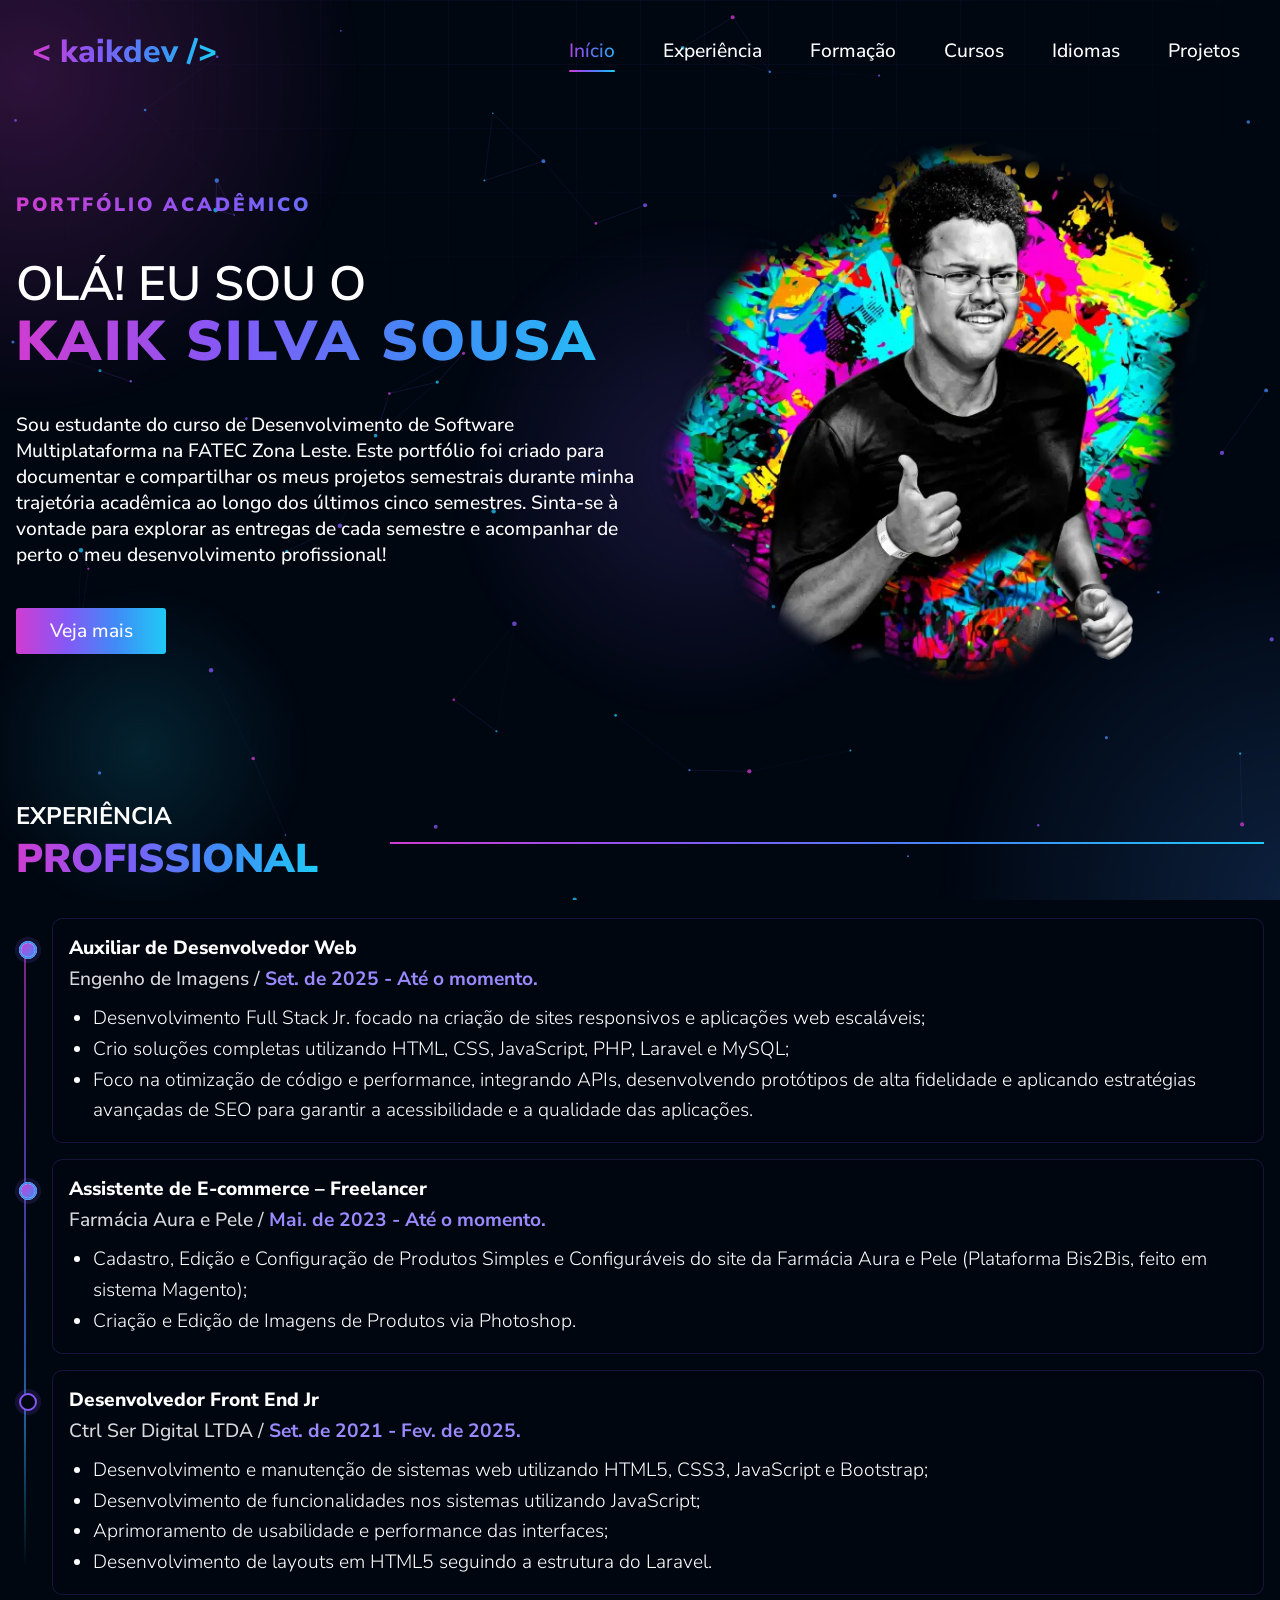
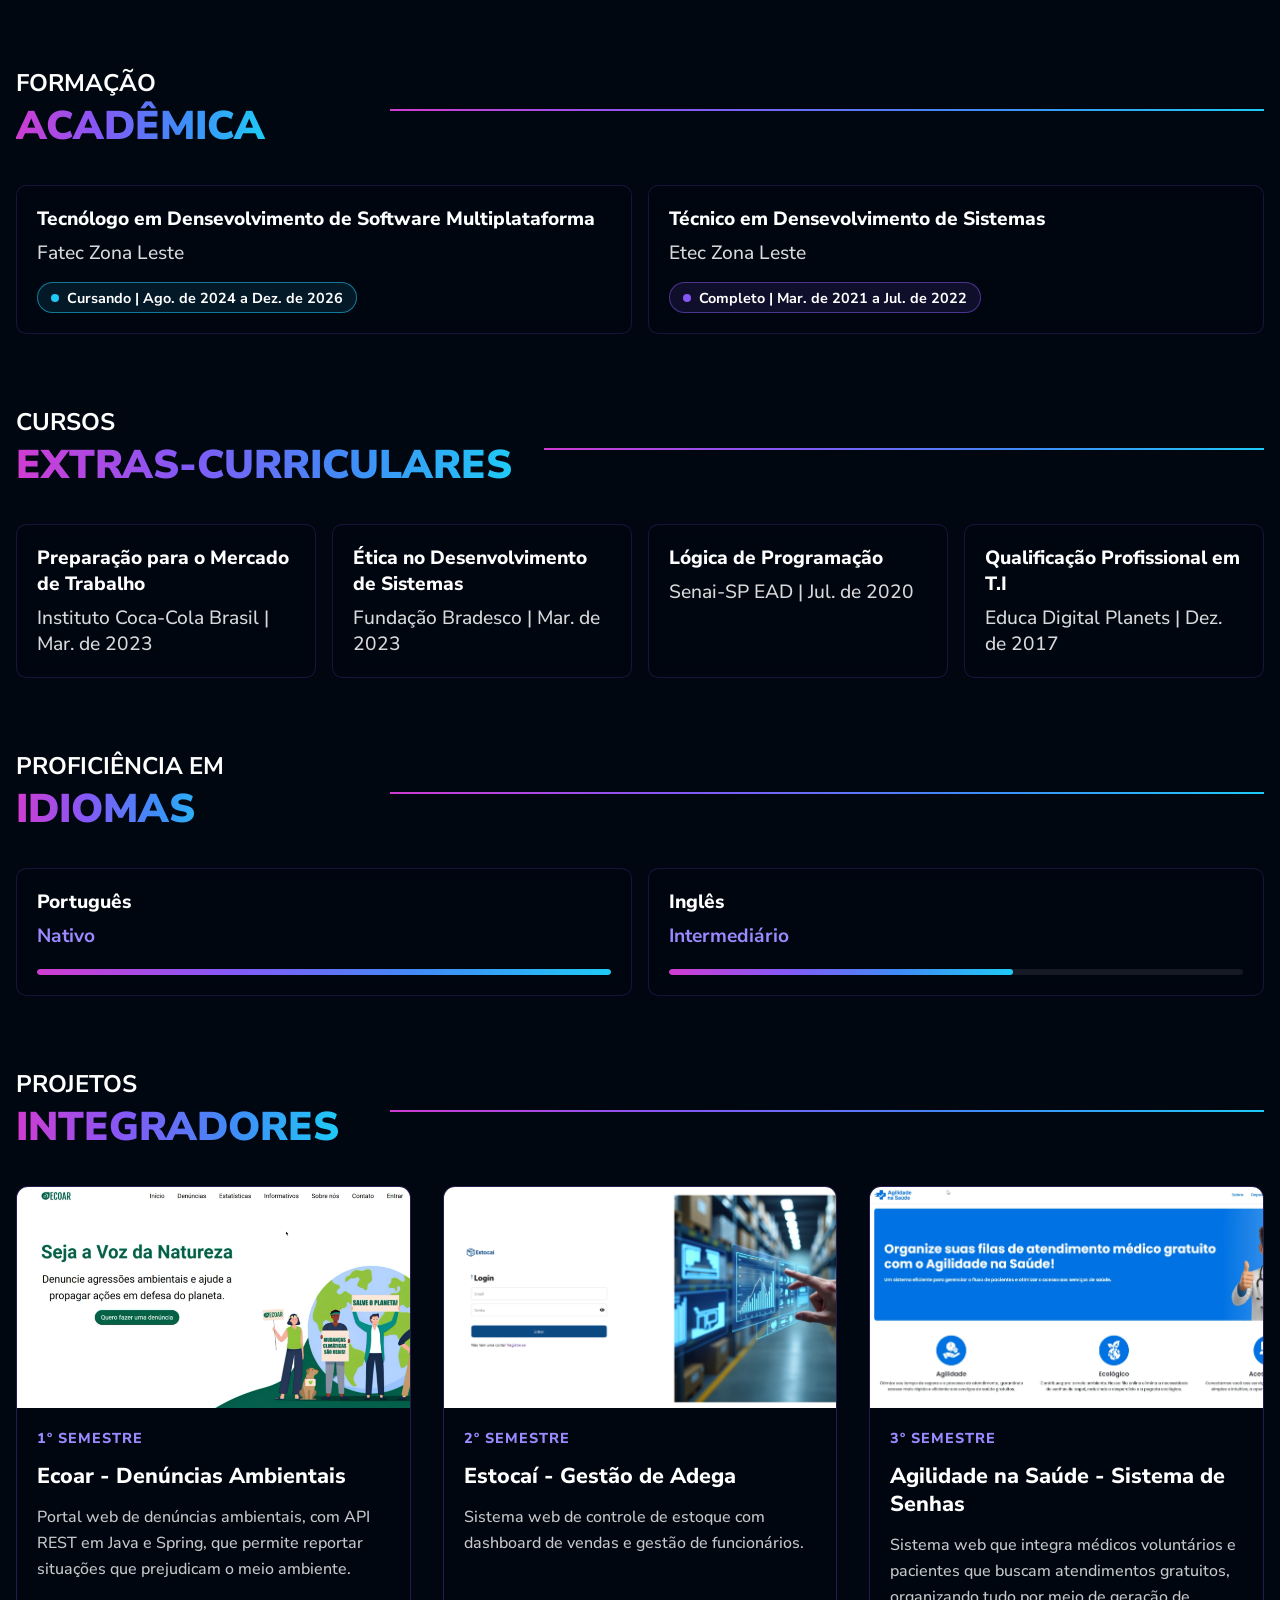
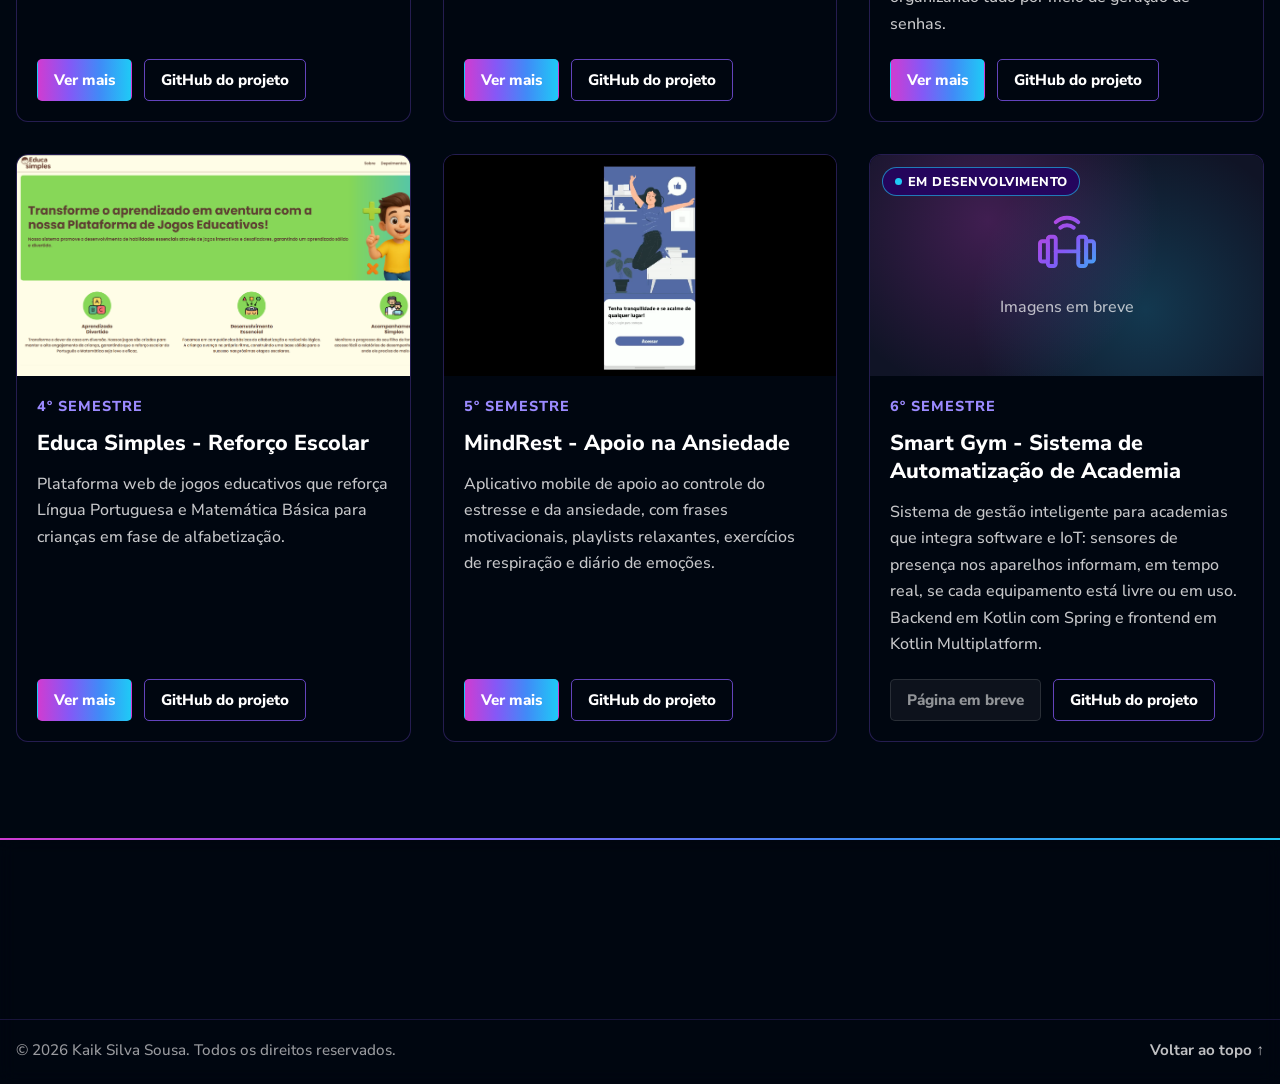
<file: index.html>
<!DOCTYPE html>
<html lang="pt-BR">
<head>
    <meta charset="UTF-8">
    <meta name="viewport" content="width=device-width, initial-scale=1.0">
    <title>Kaik Silva Sousa - Portfólio Fatec</title>
    <meta name="description" content="Portfólio acadêmico de Kaik Silva Sousa, estudante de Desenvolvimento de Software Multiplataforma na FATEC Zona Leste.">

    <link rel="preconnect" href="https://fonts.googleapis.com">
    <link rel="preconnect" href="https://fonts.gstatic.com" crossorigin>
    <link href="https://fonts.googleapis.com/css2?family=Nunito+Sans:ital,opsz,wght@0,6..12,200..1000;1,6..12,200..1000&display=swap" rel="stylesheet">

    <link rel="stylesheet" href="css/style.css">
    <link rel="stylesheet" href="css/animacoes.css">
</head>
<body>
    <header id="header" class="content">
        <a id="logo" href="#" class="texto-gradiente">
            &lt; kaikdev /&gt;
        </a>

        <nav id="nav">
            <button aria-label="Abrir Menu" id="btn-mobile" aria-haspopup="true" aria-controls="menu"
                aria-expanded="false">
                <span id="hamburger"></span>
            </button>

            <ul id="menu" role="menu">
                <li>
                    <a href="#inicio">Início</a>
                </li>
                
                <li>
                    <a href="#experiencia">Experiência</a>
                </li>

                <li>
                    <a href="#formacao">Formação</a>
                </li>
                
                <li>
                    <a href="#cursos">Cursos</a>
                </li>

                <li>
                    <a href="#idiomas">Idiomas</a>
                </li>

                <li>
                    <a href="#projetos">Projetos</a>
                </li>
            </ul>
        </nav>
    </header>

    <main id="inicio">
        <div class="content">
            <div class="left">
                <span class="texto-gradiente color entrada">
                    PORTFÓLIO ACADÊMICO
                </span>

                <h1 class="entrada" style="--atraso: 120ms">
                    Olá! eu sou o
                    <span class="texto-gradiente">KAIK SILVA SOUSA</span>   
                </h1>

                <p class="descricao entrada" style="--atraso: 240ms">
                    Sou estudante do curso de Desenvolvimento de Software Multiplataforma na FATEC Zona Leste.
                    Este portfólio foi criado para documentar e compartilhar os meus projetos semestrais durante minha trajetória acadêmica ao longo dos últimos cinco semestres.
                    Sinta-se à vontade para explorar as entregas de cada semestre e acompanhar de perto o meu desenvolvimento profissional!
                </p>

                <a href="#experiencia" class="cta entrada" style="--atraso: 360ms">
                    Veja mais
                </a>
            </div>

            <div class="area-img entrada" style="--atraso: 200ms">
                <img src="img/imagem-kaik.webp" alt="Imagem Kaik">
            </div>
        </div>
    </main>

    <section class="experiencia" id="experiencia">
        <div class="content">
            <div class="titulo">
                <h2>
                    Experiência
                    <span class="texto-gradiente">Profissional</span>
                </h2>
            </div>

            <div class="itens timeline">
                <div class="item atual">
                    <p class="cargo">
                        Auxiliar de Desenvolvedor Web
                    </p>

                    <p class="empresa">
                        Engenho de Imagens /

                        <span class="data">
                            Set. de 2025 - Até o momento.
                        </span>
                    </p>

                    <ul>
                        <li>
                            Desenvolvimento Full Stack Jr. focado na criação de sites responsivos e aplicações web escaláveis;
                        </li>

                        <li>
                            Crio soluções completas utilizando HTML, CSS, JavaScript, PHP, Laravel e MySQL;
                        </li>

                        <li>
                            Foco na otimização de código e performance, integrando APIs, desenvolvendo protótipos de alta fidelidade e aplicando estratégias avançadas de SEO para garantir a acessibilidade e a qualidade das aplicações.
                        </li>
                    </ul>
                </div>

                <div class="item atual">
                    <p class="cargo">
                        Assistente de E-commerce – Freelancer
                    </p>

                    <p class="empresa">
                        Farmácia Aura e Pele /

                        <span class="data">
                            Mai. de 2023 - Até o momento.
                        </span>
                    </p>

                    <ul>
                        <li>
                            Cadastro, Edição e Configuração de Produtos Simples e Configuráveis do site da Farmácia Aura e Pele (Plataforma Bis2Bis, feito em sistema Magento);
                        </li>

                        <li>
                            Criação e Edição de Imagens de Produtos via Photoshop.
                        </li>
                    </ul>
                </div>

                <div class="item">
                    <p class="cargo">
                        Desenvolvedor Front End Jr
                    </p>

                    <p class="empresa">
                        Ctrl Ser Digital LTDA /

                        <span class="data">
                            Set. de 2021 - Fev. de 2025.
                        </span>
                    </p>

                    <ul>
                        <li>
                            Desenvolvimento e manutenção de sistemas web utilizando HTML5, CSS3, JavaScript e Bootstrap;
                        </li>

                        <li>
                            Desenvolvimento de funcionalidades nos sistemas utilizando JavaScript;
                        </li>

                        <li>
                            Aprimoramento de usabilidade e performance das interfaces;
                        </li>

                        <li>
                            Desenvolvimento de layouts em HTML5 seguindo a estrutura do Laravel.
                        </li>
                    </ul>
                </div>
            </div>
        </div>
    </section>

    <section class="experiencia" id="formacao">
        <div class="content">
            <div class="titulo">
                <h2>
                    Formação
                    <span class="texto-gradiente">Acadêmica</span>
                </h2>
            </div>

            <div class="itens grade grade-2">
                <div class="item">
                    <p class="cargo">
                        Tecnólogo em Densevolvimento de Software Multiplataforma
                    </p>

                    <p class="empresa">
                        Fatec Zona Leste
                    </p>

                    <p class="situacao cursando">
                        Cursando | Ago. de 2024 a Dez. de 2026
                    </p>
                </div>

                <div class="item">
                    <p class="cargo">
                        Técnico em Densevolvimento de Sistemas
                    </p>

                    <p class="empresa">
                        Etec Zona Leste
                    </p>

                    <p class="situacao completo">
                        Completo | Mar. de 2021 a Jul. de 2022
                    </p>
                </div>
            </div>
        </div>
    </section>

    <section class="experiencia" id="cursos">
        <div class="content">
            <div class="titulo">
                <h2>
                    Cursos
                    <span class="texto-gradiente">Extras-Curriculares</span>
                </h2>
            </div>

            <div class="itens grade grade-4">
                <div class="item">
                    <p class="cargo">
                        Preparação para o Mercado de Trabalho
                    </p>

                    <p class="empresa">
                        Instituto Coca-Cola Brasil | Mar. de 2023
                    </p>
                </div>

                <div class="item">
                    <p class="cargo">
                        Ética no Desenvolvimento de Sistemas
                    </p>

                    <p class="empresa">
                        Fundação Bradesco | Mar. de 2023 
                    </p>
                </div>

                <div class="item">
                    <p class="cargo">
                        Lógica de Programação 
                    </p>

                    <p class="empresa">
                        Senai-SP EAD | Jul. de 2020 
                    </p>
                </div>

                <div class="item">
                    <p class="cargo">
                        Qualificação Profissional em T.I
                    </p>

                    <p class="empresa">
                        Educa Digital Planets | Dez. de 2017  
                    </p>
                </div>
            </div>
        </div>
    </section>
    
    <section class="experiencia idiomas" id="idiomas">
        <div class="content">
            <div class="titulo">
                <h2>
                    Proficiência em
                    <span class="texto-gradiente">Idiomas</span>
                </h2>
            </div>

            <div class="itens grade grade-2">
                <div class="item">
                    <p class="cargo">
                        Português
                    </p>

                    <p class="empresa">
                        Nativo
                    </p>

                    <div class="nivel" style="--nivel: 100%" aria-hidden="true"><span></span></div>
                </div>

                <div class="item">
                    <p class="cargo">
                        Inglês
                    </p>

                    <p class="empresa">
                        Intermediário
                    </p>

                    <div class="nivel" style="--nivel: 60%" aria-hidden="true"><span></span></div>
                </div>
            </div>
        </div>
    </section>

    <section class="projetos" id="projetos">
        <div class="content">
            <div class="titulo">
                <h2>
                    Projetos
                    <span class="texto-gradiente">Integradores</span>
                </h2>
            </div>

            <div class="itens">
                <div class="item">
                    <div class="imagem">
                        <img src="img/ecoar-1.PNG" alt="Página inicial do Ecoar" loading="lazy">
                    </div>

                    <div class="conteudo">
                        <span class="subtitulo">1º Semestre</span>
                        <h3 class="nome">Ecoar - Denúncias Ambientais</h3>
                        <p class="descricao">
                            Portal web de denúncias ambientais, com API REST em Java e Spring, que permite reportar situações que prejudicam o meio ambiente.
                        </p>

                        <div class="acoes">
                            <a class="botao botao-detalhes" href="projetos/ecoar.html" aria-label="Ver mais sobre Ecoar - Denúncias Ambientais">Ver mais</a>
                            <a class="botao botao-github" href="https://github.com/rogeriobgregorio/environmental-reporting-portal" target="_blank" rel="noopener noreferrer" aria-label="GitHub do projeto Ecoar - Denúncias Ambientais">GitHub do projeto</a>
                        </div>
                    </div>
                </div>

                <div class="item">
                    <div class="imagem">
                        <img src="img/estocai-1.PNG" alt="Tela de login do Estocaí" loading="lazy">
                    </div>

                    <div class="conteudo">
                        <span class="subtitulo">2º Semestre</span>
                        <h3 class="nome">Estocaí - Gestão de Adega</h3>
                        <p class="descricao">
                            Sistema web de controle de estoque com dashboard de vendas e gestão de funcionários.
                        </p>

                        <div class="acoes">
                            <a class="botao botao-detalhes" href="projetos/estocai.html" aria-label="Ver mais sobre Estocaí - Gestão de Adega">Ver mais</a>
                            <a class="botao botao-github" href="https://github.com/DreyMendonca/stock" target="_blank" rel="noopener noreferrer" aria-label="GitHub do projeto Estocaí - Gestão de Adega">GitHub do projeto</a>
                        </div>
                    </div>
                </div>

                <div class="item">
                    <div class="imagem">
                        <img src="img/agilidade-na-saude-1.PNG" alt="Página inicial do Agilidade na Saúde" loading="lazy">
                    </div>

                    <div class="conteudo">
                        <span class="subtitulo">3º Semestre</span>
                        <h3 class="nome">Agilidade na Saúde - Sistema de Senhas</h3>
                        <p class="descricao">
                            Sistema web que integra médicos voluntários e pacientes que buscam atendimentos gratuitos, organizando tudo por meio de geração de senhas.
                        </p>

                        <div class="acoes">
                            <a class="botao botao-detalhes" href="projetos/agilidade-na-saude.html" aria-label="Ver mais sobre Agilidade na Saúde - Sistema de Senhas">Ver mais</a>
                            <a class="botao botao-github" href="https://github.com/kaikdev/agilidade-na-saude" target="_blank" rel="noopener noreferrer" aria-label="GitHub do projeto Agilidade na Saúde - Sistema de Senhas">GitHub do projeto</a>
                        </div>
                    </div>
                </div>

                <div class="item">
                    <div class="imagem">
                        <img src="img/educa-simples-1.png" alt="Página inicial do Educa Simples" loading="lazy">
                    </div>

                    <div class="conteudo">
                        <span class="subtitulo">4º Semestre</span>
                        <h3 class="nome">Educa Simples - Reforço Escolar</h3>
                        <p class="descricao">
                            Plataforma web de jogos educativos que reforça Língua Portuguesa e Matemática Básica para crianças em fase de alfabetização.
                        </p>

                        <div class="acoes">
                            <a class="botao botao-detalhes" href="projetos/educa-simples.html" aria-label="Ver mais sobre Educa Simples - Reforço Escolar">Ver mais</a>
                            <a class="botao botao-github" href="https://github.com/kaikdev/educa-simples" target="_blank" rel="noopener noreferrer" aria-label="GitHub do projeto Educa Simples - Reforço Escolar">GitHub do projeto</a>
                        </div>
                    </div>
                </div>

                <div class="item">
                    <div class="imagem">
                        <img src="img/mind-rest-1.png" alt="Tela de boas-vindas do MindRest" loading="lazy">
                    </div>

                    <div class="conteudo">
                        <span class="subtitulo">5º Semestre</span>
                        <h3 class="nome">MindRest - Apoio na Ansiedade</h3>
                        <p class="descricao">
                            Aplicativo mobile de apoio ao controle do estresse e da ansiedade, com frases motivacionais, playlists relaxantes, exercícios de respiração e diário de emoções.
                        </p>

                        <div class="acoes">
                            <a class="botao botao-detalhes" href="projetos/mindrest.html" aria-label="Ver mais sobre MindRest - Apoio na Ansiedade">Ver mais</a>
                            <a class="botao botao-github" href="https://github.com/robertfullstack/LowStress" target="_blank" rel="noopener noreferrer" aria-label="GitHub do projeto MindRest - Apoio na Ansiedade">GitHub do projeto</a>
                        </div>
                    </div>
                </div>

                <div class="item">
                    <div class="imagem imagem-placeholder">
                        <span class="selo">Em desenvolvimento</span>
                        <svg viewBox="0 0 64 64" fill="none" aria-hidden="true">
                            <defs>
                                <linearGradient id="grad-halter" x1="0" y1="0" x2="64" y2="64" gradientUnits="userSpaceOnUse">
                                    <stop offset="0" stop-color="#d03cd1"/>
                                    <stop offset="0.5" stop-color="#8558f6"/>
                                    <stop offset="1" stop-color="#1fcaf6"/>
                                </linearGradient>
                            </defs>
                            <g stroke="url(#grad-halter)" stroke-width="3.5" stroke-linecap="round" stroke-linejoin="round">
                                <rect x="8" y="26" width="7" height="18" rx="2"/>
                                <rect x="15" y="22" width="7" height="26" rx="2"/>
                                <rect x="42" y="22" width="7" height="26" rx="2"/>
                                <rect x="49" y="26" width="7" height="18" rx="2"/>
                                <path d="M22 35h20"/>
                                <path d="M26 14a9 9 0 0 1 12 0"/>
                                <path d="M22 9a15 15 0 0 1 20 0"/>
                            </g>
                        </svg>
                        <span>Imagens em breve</span>
                    </div>

                    <div class="conteudo">
                        <span class="subtitulo">6º Semestre</span>
                        <h3 class="nome">Smart Gym - Sistema de Automatização de Academia</h3>
                        <p class="descricao">
                            Sistema de gestão inteligente para academias que integra software e IoT: sensores de presença nos aparelhos informam, em tempo real, se cada equipamento está livre ou em uso. Backend em Kotlin com Spring e frontend em Kotlin Multiplatform.
                        </p>

                        <div class="acoes">
                            <span class="botao botao-desabilitado" aria-disabled="true">Página em breve</span>
                            <a class="botao botao-github" href="https://github.com/kaikdev/smart-gym" target="_blank" rel="noopener noreferrer" aria-label="GitHub do projeto Smart Gym - Sistema de Automatização de Academia">GitHub do projeto</a>
                        </div>
                    </div>
                </div>
            </div>
        </div>
    </section>

    <footer id="footer">
        <div class="content footer-topo">
            <div class="marca">
                <a class="logo-footer texto-gradiente" href="#">&lt; kaikdev /&gt;</a>
                <p>
                    Portfólio acadêmico com os projetos desenvolvidos ao longo do curso de
                    Desenvolvimento de Software Multiplataforma na FATEC Zona Leste.
                </p>
            </div>

            <div class="redes">
                <span>Vamos nos conectar</span>
                <ul>
                    <li>
                        <a href="https://github.com/kaikdev" target="_blank" rel="noopener noreferrer" aria-label="GitHub de Kaik Silva Sousa">
                            <svg viewBox="0 0 24 24" aria-hidden="true"><path d="M12 .297c-6.63 0-12 5.373-12 12 0 5.303 3.438 9.8 8.205 11.385.6.113.82-.258.82-.577 0-.285-.01-1.04-.015-2.04-3.338.724-4.042-1.61-4.042-1.61C4.422 18.07 3.633 17.7 3.633 17.7c-1.087-.744.084-.729.084-.729 1.205.084 1.838 1.236 1.838 1.236 1.07 1.835 2.809 1.305 3.495.998.108-.776.417-1.305.76-1.605-2.665-.3-5.466-1.332-5.466-5.93 0-1.31.465-2.38 1.235-3.22-.135-.303-.54-1.523.105-3.176 0 0 1.005-.322 3.3 1.23.96-.267 1.98-.399 3-.405 1.02.006 2.04.138 3 .405 2.28-1.552 3.285-1.23 3.285-1.23.645 1.653.24 2.873.12 3.176.765.84 1.23 1.91 1.23 3.22 0 4.61-2.805 5.625-5.475 5.92.42.36.81 1.096.81 2.22 0 1.606-.015 2.896-.015 3.286 0 .315.21.69.825.57C20.565 22.092 24 17.592 24 12.297c0-6.627-5.373-12-12-12"/></svg>
                            GitHub
                        </a>
                    </li>

                    <li>
                        <a href="https://www.linkedin.com/in/kaiksilvasousa/" target="_blank" rel="noopener noreferrer" aria-label="LinkedIn de Kaik Silva Sousa">
                            <svg viewBox="0 0 24 24" aria-hidden="true"><path d="M20.447 20.452h-3.554v-5.569c0-1.328-.027-3.037-1.852-3.037-1.853 0-2.136 1.445-2.136 2.939v5.667H9.351V9h3.414v1.561h.046c.477-.9 1.637-1.85 3.37-1.85 3.601 0 4.267 2.37 4.267 5.455v6.286zM5.337 7.433c-1.144 0-2.063-.926-2.063-2.065 0-1.138.92-2.063 2.063-2.063 1.14 0 2.064.925 2.064 2.063 0 1.139-.925 2.065-2.064 2.065zm1.782 13.019H3.555V9h3.564v11.452zM22.225 0H1.771C.792 0 0 .774 0 1.729v20.542C0 23.227.792 24 1.771 24h20.451C23.2 24 24 23.227 24 22.271V1.729C24 .774 23.2 0 22.222 0h.003z"/></svg>
                            LinkedIn
                        </a>
                    </li>
                </ul>
            </div>
        </div>

        <div class="content footer-base">
            <p>&copy; 2026 Kaik Silva Sousa. Todos os direitos reservados.</p>
            <a class="voltar-topo" href="#">Voltar ao topo &uarr;</a>
        </div>
    </footer>

    <script src="js/script.js"></script>
    <script src="js/animacoes.js"></script>
</body>
</html>
</file>
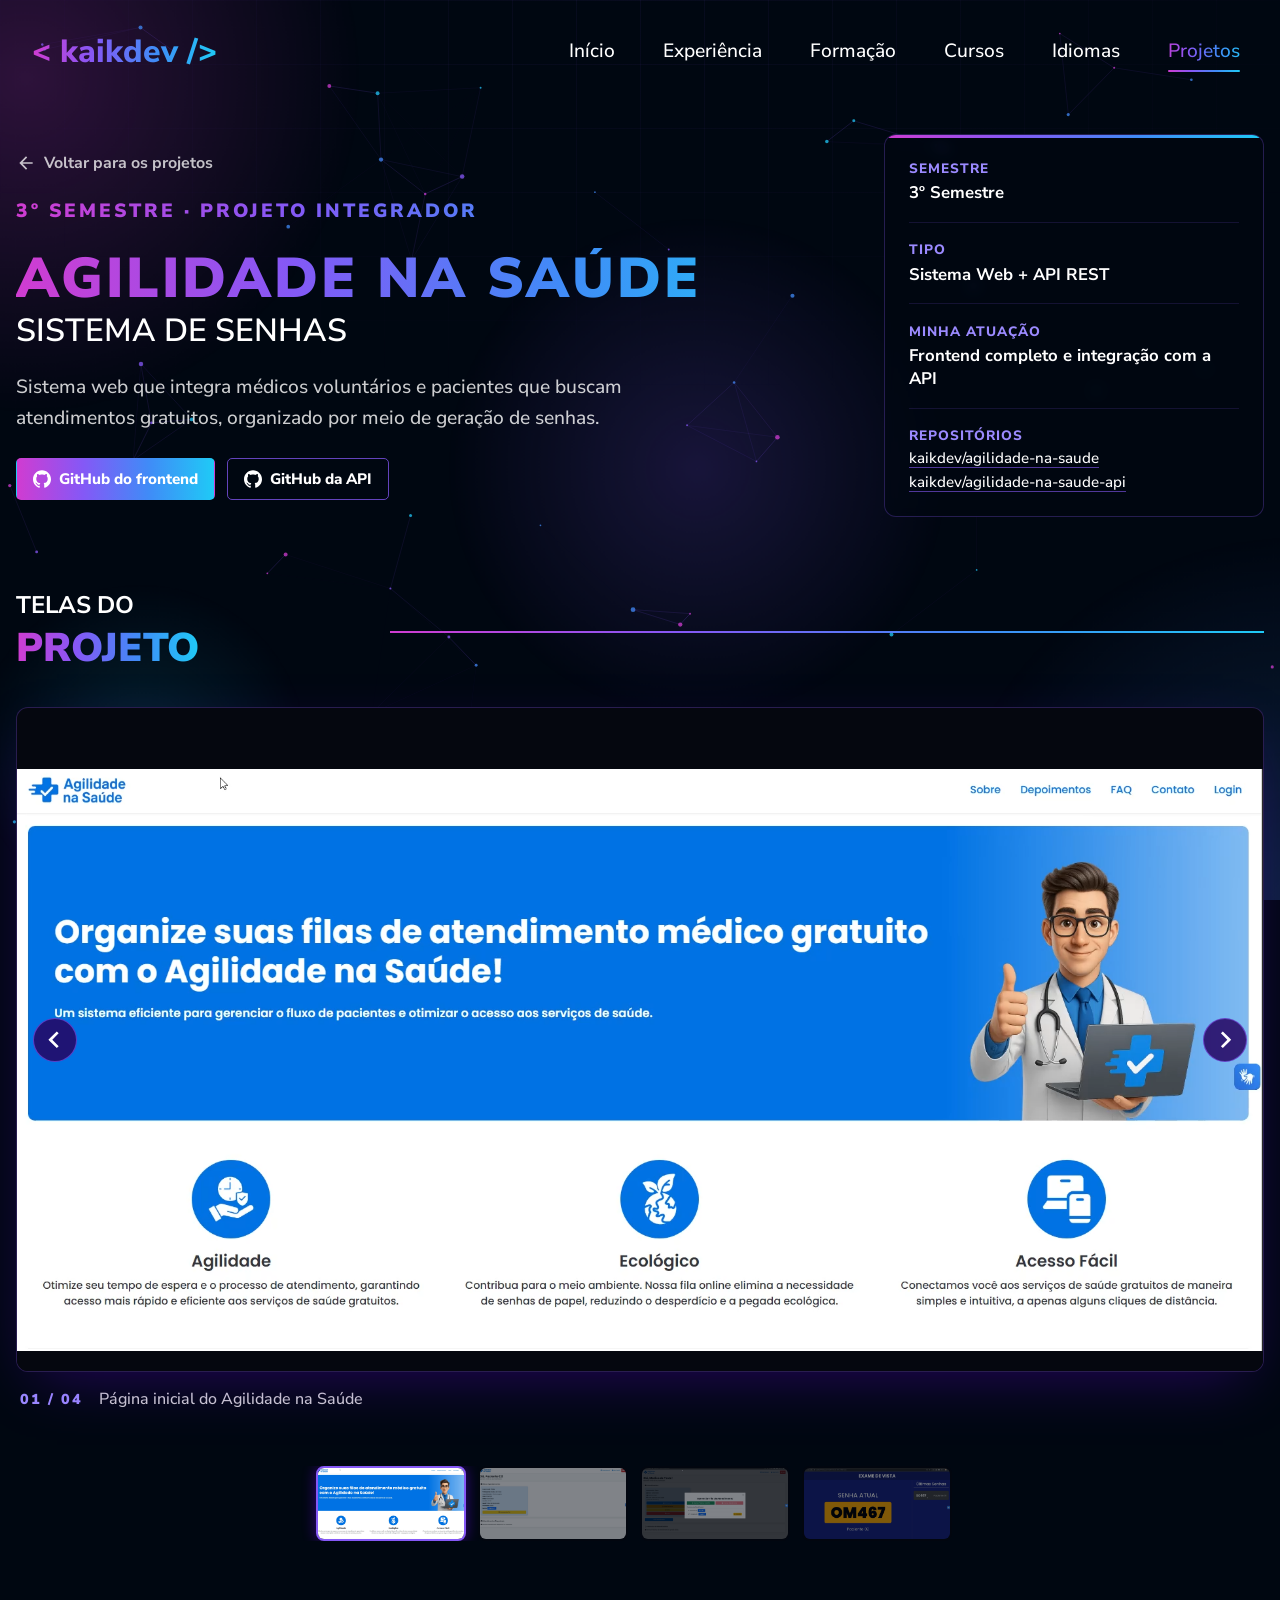
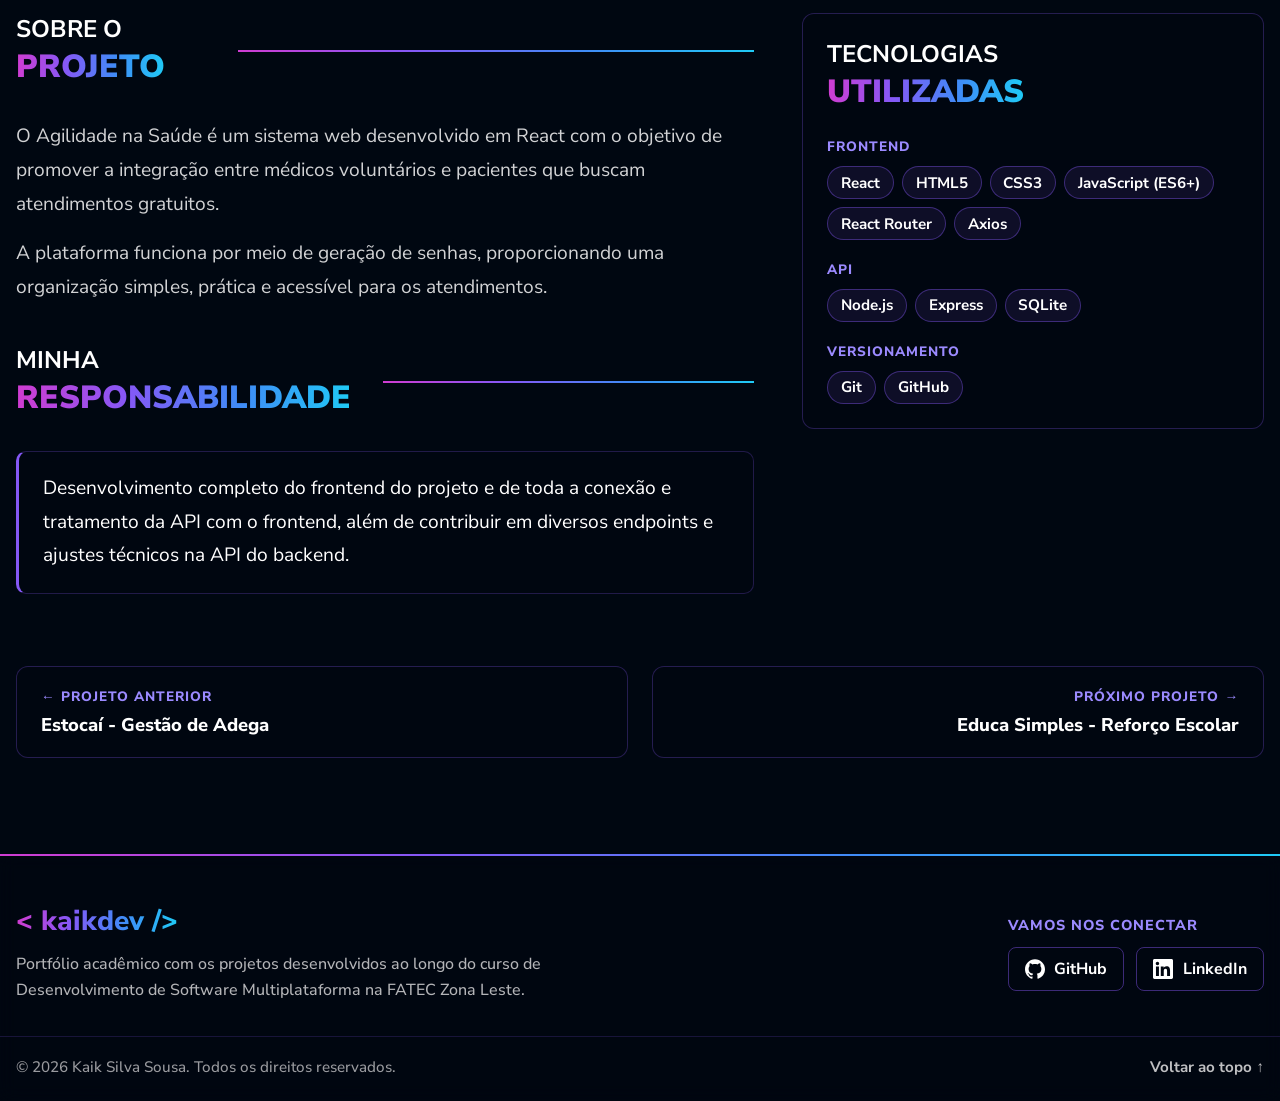
<file: projetos/agilidade-na-saude.html>
<!DOCTYPE html>
<html lang="pt-BR">
<head>
    <meta charset="UTF-8">
    <meta name="viewport" content="width=device-width, initial-scale=1.0">
    <title>Agilidade na Saúde - Sistema de Senhas | Kaik Silva Sousa - Portfólio Fatec</title>
    <meta name="description" content="Sistema web que integra médicos voluntários e pacientes que buscam atendimentos gratuitos, organizado por meio de geração de senhas.">

    <link rel="preconnect" href="https://fonts.googleapis.com">
    <link rel="preconnect" href="https://fonts.gstatic.com" crossorigin>
    <link href="https://fonts.googleapis.com/css2?family=Nunito+Sans:ital,opsz,wght@0,6..12,200..1000;1,6..12,200..1000&display=swap" rel="stylesheet">
    <link rel="stylesheet" href="https://cdn.jsdelivr.net/npm/@splidejs/splide@4.1.4/dist/css/splide.min.css">

    <link rel="stylesheet" href="../css/style.css">
    <link rel="stylesheet" href="../css/animacoes.css">
    <link rel="stylesheet" href="../css/projeto.css">
</head>
<body class="pagina-projeto">
    <header id="header" class="content">
        <a id="logo" href="../index.html" class="texto-gradiente" aria-label="Voltar para a página principal">
            &lt; kaikdev /&gt;
        </a>

        <nav id="nav">
            <button aria-label="Abrir Menu" id="btn-mobile" aria-haspopup="true" aria-controls="menu"
                aria-expanded="false">
                <span id="hamburger"></span>
            </button>

            <ul id="menu" role="menu">
                <li>
                    <a href="../index.html#inicio">Início</a>
                </li>
                <li>
                    <a href="../index.html#experiencia">Experiência</a>
                </li>
                <li>
                    <a href="../index.html#formacao">Formação</a>
                </li>
                <li>
                    <a href="../index.html#cursos">Cursos</a>
                </li>
                <li>
                    <a href="../index.html#idiomas">Idiomas</a>
                </li>
                <li>
                    <a href="../index.html#projetos" class="ativo" aria-current="page">Projetos</a>
                </li>
            </ul>
        </nav>
    </header>

    <main class="projeto-hero" id="inicio">
        <div class="content">
            <div class="left">
                <a class="voltar entrada" href="../index.html#projetos">
                    <svg viewBox="0 0 24 24" aria-hidden="true"><path d="M20 11H7.83l5.59-5.59L12 4l-8 8 8 8 1.41-1.41L7.83 13H20v-2z"/></svg>
                    Voltar para os projetos
                </a>

                <span class="texto-gradiente color entrada" style="--atraso: 80ms">
                    3º SEMESTRE &middot; PROJETO INTEGRADOR
                </span>

                <h1 class="entrada" style="--atraso: 160ms">
                    <span class="texto-gradiente">Agilidade na Saúde</span>
                    Sistema de Senhas
                </h1>

                <p class="descricao entrada" style="--atraso: 240ms">
                    Sistema web que integra médicos voluntários e pacientes que buscam atendimentos gratuitos, organizado por meio de geração de senhas.
                </p>

                <div class="acoes entrada" style="--atraso: 320ms">
                    <a class="botao botao-detalhes" href="https://github.com/kaikdev/agilidade-na-saude" target="_blank" rel="noopener noreferrer">
                        <svg viewBox="0 0 24 24" aria-hidden="true"><path d="M12 .297c-6.63 0-12 5.373-12 12 0 5.303 3.438 9.8 8.205 11.385.6.113.82-.258.82-.577 0-.285-.01-1.04-.015-2.04-3.338.724-4.042-1.61-4.042-1.61C4.422 18.07 3.633 17.7 3.633 17.7c-1.087-.744.084-.729.084-.729 1.205.084 1.838 1.236 1.838 1.236 1.07 1.835 2.809 1.305 3.495.998.108-.776.417-1.305.76-1.605-2.665-.3-5.466-1.332-5.466-5.93 0-1.31.465-2.38 1.235-3.22-.135-.303-.54-1.523.105-3.176 0 0 1.005-.322 3.3 1.23.96-.267 1.98-.399 3-.405 1.02.006 2.04.138 3 .405 2.28-1.552 3.285-1.23 3.285-1.23.645 1.653.24 2.873.12 3.176.765.84 1.23 1.91 1.23 3.22 0 4.61-2.805 5.625-5.475 5.92.42.36.81 1.096.81 2.22 0 1.606-.015 2.896-.015 3.286 0 .315.21.69.825.57C20.565 22.092 24 17.592 24 12.297c0-6.627-5.373-12-12-12"/></svg>
                        GitHub do frontend
                    </a>
                    <a class="botao botao-github" href="https://github.com/kaikdev/agilidade-na-saude-api" target="_blank" rel="noopener noreferrer">
                        <svg viewBox="0 0 24 24" aria-hidden="true"><path d="M12 .297c-6.63 0-12 5.373-12 12 0 5.303 3.438 9.8 8.205 11.385.6.113.82-.258.82-.577 0-.285-.01-1.04-.015-2.04-3.338.724-4.042-1.61-4.042-1.61C4.422 18.07 3.633 17.7 3.633 17.7c-1.087-.744.084-.729.084-.729 1.205.084 1.838 1.236 1.838 1.236 1.07 1.835 2.809 1.305 3.495.998.108-.776.417-1.305.76-1.605-2.665-.3-5.466-1.332-5.466-5.93 0-1.31.465-2.38 1.235-3.22-.135-.303-.54-1.523.105-3.176 0 0 1.005-.322 3.3 1.23.96-.267 1.98-.399 3-.405 1.02.006 2.04.138 3 .405 2.28-1.552 3.285-1.23 3.285-1.23.645 1.653.24 2.873.12 3.176.765.84 1.23 1.91 1.23 3.22 0 4.61-2.805 5.625-5.475 5.92.42.36.81 1.096.81 2.22 0 1.606-.015 2.896-.015 3.286 0 .315.21.69.825.57C20.565 22.092 24 17.592 24 12.297c0-6.627-5.373-12-12-12"/></svg>
                        GitHub da API
                    </a>
                </div>
            </div>

            <aside class="ficha" aria-label="Ficha do projeto">
                <dl>
                    <div>
                        <dt>Semestre</dt>
                        <dd>3º Semestre</dd>
                    </div>

                    <div>
                        <dt>Tipo</dt>
                        <dd>Sistema Web + API REST</dd>
                    </div>

                    <div>
                        <dt>Minha atuação</dt>
                        <dd>Frontend completo e integração com a API</dd>
                    </div>

                    <div>
                        <dt>Repositórios</dt>
                        <dd class="repos">
                            <a href="https://github.com/kaikdev/agilidade-na-saude" target="_blank" rel="noopener noreferrer">kaikdev/agilidade-na-saude</a>
                            <a href="https://github.com/kaikdev/agilidade-na-saude-api" target="_blank" rel="noopener noreferrer">kaikdev/agilidade-na-saude-api</a>
                        </dd>
                    </div>
                </dl>
            </aside>
        </div>
    </main>

    <section class="galeria" id="galeria">
        <div class="content">
            <div class="titulo">
                <h2>
                    Telas do
                    <span class="texto-gradiente">Projeto</span>
                </h2>
            </div>

            <div class="galeria-wrapper">
                <section id="carrossel-principal" class="splide" aria-label="Imagens do projeto Agilidade na Saúde">
                    <div class="splide__track">
                        <ul class="splide__list">
                        <li class="splide__slide">
                            <img src="../img/agilidade-na-saude-1.PNG" alt="Página inicial do Agilidade na Saúde">
                        </li>
                        <li class="splide__slide">
                            <img src="../img/agilidade-na-saude-2.PNG" alt="Dashboard do paciente com os seus agendamentos">
                        </li>
                        <li class="splide__slide">
                            <img src="../img/agilidade-na-saude-3.png" alt="Painel do médico gerenciando a fila de atendimento">
                        </li>
                        <li class="splide__slide">
                            <img src="../img/agilidade-na-saude-4.png" alt="Painel de chamada com a senha atual e as últimas senhas">
                        </li>
                        </ul>
                    </div>
                </section>

                <div class="galeria-legenda" aria-live="polite">
                    <span class="contador">01 / 04</span>
                    <p class="legenda">Página inicial do Agilidade na Saúde</p>
                </div>

                <section id="carrossel-miniaturas" class="splide" aria-label="Miniaturas das imagens do projeto Agilidade na Saúde">
                    <div class="splide__track">
                        <ul class="splide__list">
                        <li class="splide__slide">
                            <img src="../img/agilidade-na-saude-1.PNG" alt="" loading="lazy">
                        </li>
                        <li class="splide__slide">
                            <img src="../img/agilidade-na-saude-2.PNG" alt="" loading="lazy">
                        </li>
                        <li class="splide__slide">
                            <img src="../img/agilidade-na-saude-3.png" alt="" loading="lazy">
                        </li>
                        <li class="splide__slide">
                            <img src="../img/agilidade-na-saude-4.png" alt="" loading="lazy">
                        </li>
                        </ul>
                    </div>
                </section>
            </div>
        </div>
    </section>

    <section class="projeto-detalhes">
        <div class="content">
            <div class="coluna-principal">
                <div class="bloco">
                    <div class="titulo">
                        <h2>
                            Sobre o
                            <span class="texto-gradiente">Projeto</span>
                        </h2>
                    </div>

                    <div class="texto">
                    <p>
                        O Agilidade na Saúde é um sistema web desenvolvido em React com o objetivo de promover a integração entre médicos voluntários e pacientes que buscam atendimentos gratuitos.
                    </p>

                    <p>
                        A plataforma funciona por meio de geração de senhas, proporcionando uma organização simples, prática e acessível para os atendimentos.
                    </p>
                    </div>
                </div>

                <div class="bloco">
                    <div class="titulo">
                        <h2>
                            Minha
                            <span class="texto-gradiente">Responsabilidade</span>
                        </h2>
                    </div>

                    <div class="responsabilidade">
                        <p>
                            Desenvolvimento completo do frontend do projeto e de toda a conexão e tratamento da API com o frontend, além de contribuir em diversos endpoints e ajustes técnicos na API do backend.
                        </p>
                    </div>
                </div>
            </div>

            <div class="bloco tecnologias">
                <div class="titulo">
                    <h2>
                        Tecnologias
                        <span class="texto-gradiente">Utilizadas</span>
                    </h2>
                </div>

                <div class="grupos">
                    <div class="grupo">
                        <h3>Frontend</h3>
                        <ul class="chips">
                            <li>React</li>
                            <li>HTML5</li>
                            <li>CSS3</li>
                            <li>JavaScript (ES6+)</li>
                            <li>React Router</li>
                            <li>Axios</li>
                        </ul>
                    </div>

                    <div class="grupo">
                        <h3>API</h3>
                        <ul class="chips">
                            <li>Node.js</li>
                            <li>Express</li>
                            <li>SQLite</li>
                        </ul>
                    </div>

                    <div class="grupo">
                        <h3>Versionamento</h3>
                        <ul class="chips">
                            <li>Git</li>
                            <li>GitHub</li>
                        </ul>
                    </div>
                </div>
            </div>
        </div>
    </section>

    <section class="outros-projetos">
        <nav class="content navegacao-projetos" aria-label="Navegação entre projetos">
            <a class="nav-projeto anterior" href="estocai.html">
                <span class="rotulo-nav">&larr; Projeto anterior</span>
                <span class="nome-nav">Estocaí - Gestão de Adega</span>
            </a>
            <a class="nav-projeto proximo" href="educa-simples.html">
                <span class="rotulo-nav">Próximo projeto &rarr;</span>
                <span class="nome-nav">Educa Simples - Reforço Escolar</span>
            </a>
        </nav>
    </section>

    <footer id="footer">
        <div class="content footer-topo">
            <div class="marca">
                <a class="logo-footer texto-gradiente" href="../index.html">&lt; kaikdev /&gt;</a>
                <p>
                    Portfólio acadêmico com os projetos desenvolvidos ao longo do curso de
                    Desenvolvimento de Software Multiplataforma na FATEC Zona Leste.
                </p>
            </div>

            <div class="redes">
                <span>Vamos nos conectar</span>
                <ul>
                    <li>
                        <a href="https://github.com/kaikdev" target="_blank" rel="noopener noreferrer" aria-label="GitHub de Kaik Silva Sousa">
                            <svg viewBox="0 0 24 24" aria-hidden="true"><path d="M12 .297c-6.63 0-12 5.373-12 12 0 5.303 3.438 9.8 8.205 11.385.6.113.82-.258.82-.577 0-.285-.01-1.04-.015-2.04-3.338.724-4.042-1.61-4.042-1.61C4.422 18.07 3.633 17.7 3.633 17.7c-1.087-.744.084-.729.084-.729 1.205.084 1.838 1.236 1.838 1.236 1.07 1.835 2.809 1.305 3.495.998.108-.776.417-1.305.76-1.605-2.665-.3-5.466-1.332-5.466-5.93 0-1.31.465-2.38 1.235-3.22-.135-.303-.54-1.523.105-3.176 0 0 1.005-.322 3.3 1.23.96-.267 1.98-.399 3-.405 1.02.006 2.04.138 3 .405 2.28-1.552 3.285-1.23 3.285-1.23.645 1.653.24 2.873.12 3.176.765.84 1.23 1.91 1.23 3.22 0 4.61-2.805 5.625-5.475 5.92.42.36.81 1.096.81 2.22 0 1.606-.015 2.896-.015 3.286 0 .315.21.69.825.57C20.565 22.092 24 17.592 24 12.297c0-6.627-5.373-12-12-12"/></svg>
                            GitHub
                        </a>
                    </li>

                    <li>
                        <a href="https://www.linkedin.com/in/kaiksilvasousa/" target="_blank" rel="noopener noreferrer" aria-label="LinkedIn de Kaik Silva Sousa">
                            <svg viewBox="0 0 24 24" aria-hidden="true"><path d="M20.447 20.452h-3.554v-5.569c0-1.328-.027-3.037-1.852-3.037-1.853 0-2.136 1.445-2.136 2.939v5.667H9.351V9h3.414v1.561h.046c.477-.9 1.637-1.85 3.37-1.85 3.601 0 4.267 2.37 4.267 5.455v6.286zM5.337 7.433c-1.144 0-2.063-.926-2.063-2.065 0-1.138.92-2.063 2.063-2.063 1.14 0 2.064.925 2.064 2.063 0 1.139-.925 2.065-2.064 2.065zm1.782 13.019H3.555V9h3.564v11.452zM22.225 0H1.771C.792 0 0 .774 0 1.729v20.542C0 23.227.792 24 1.771 24h20.451C23.2 24 24 23.227 24 22.271V1.729C24 .774 23.2 0 22.222 0h.003z"/></svg>
                            LinkedIn
                        </a>
                    </li>
                </ul>
            </div>
        </div>

        <div class="content footer-base">
            <p>&copy; 2026 Kaik Silva Sousa. Todos os direitos reservados.</p>
            <a class="voltar-topo" href="#">Voltar ao topo &uarr;</a>
        </div>
    </footer>

    <script src="https://cdn.jsdelivr.net/npm/@splidejs/splide@4.1.4/dist/js/splide.min.js"></script>
    <script src="../js/script.js"></script>
    <script src="../js/animacoes.js"></script>
    <script src="../js/projeto.js"></script>
</body>
</html>
</file>
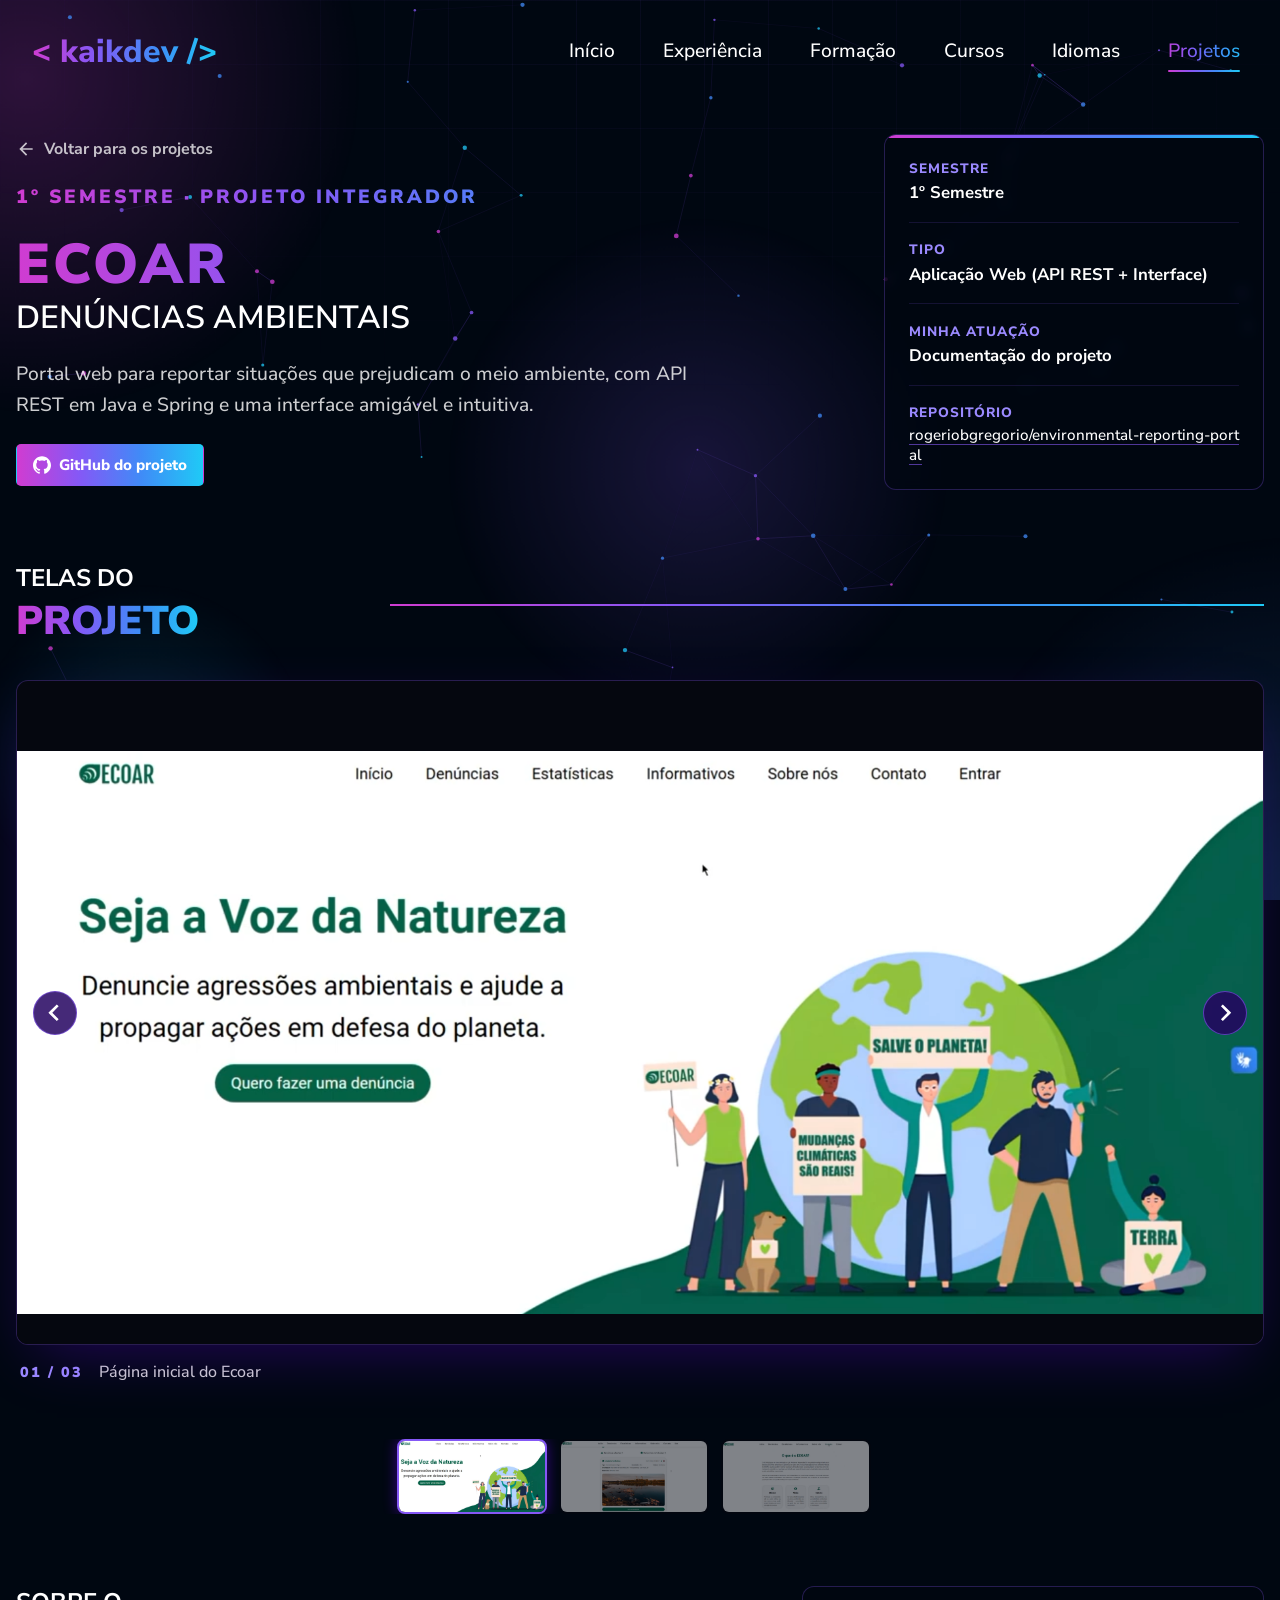
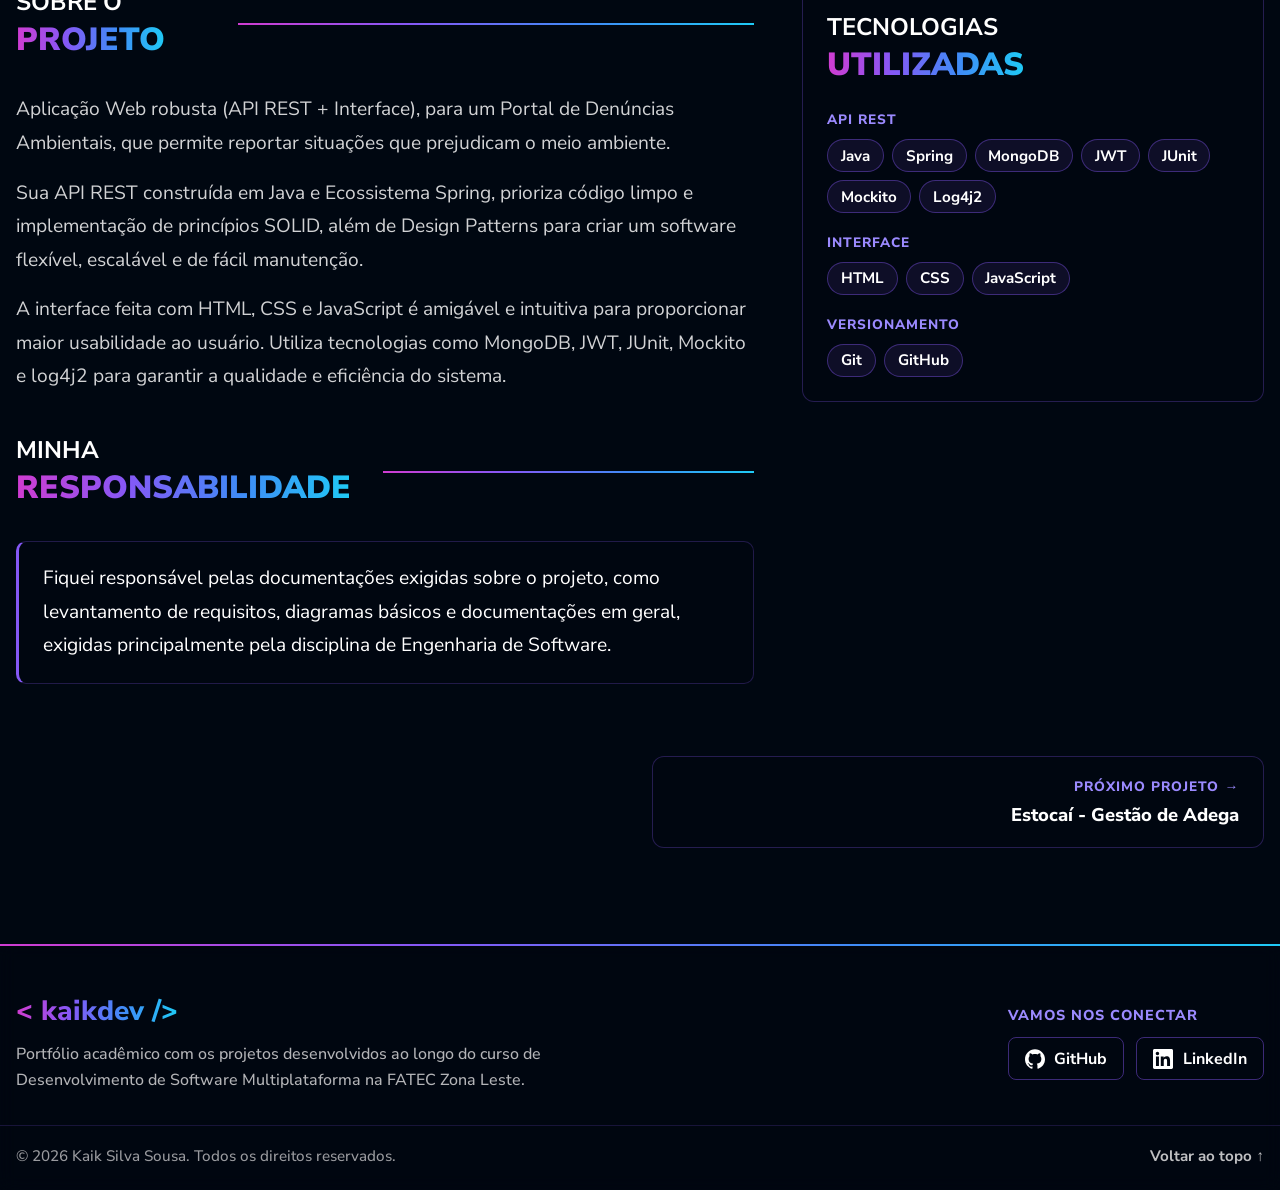
<file: projetos/ecoar.html>
<!DOCTYPE html>
<html lang="pt-BR">
<head>
    <meta charset="UTF-8">
    <meta name="viewport" content="width=device-width, initial-scale=1.0">
    <title>Ecoar - Denúncias Ambientais | Kaik Silva Sousa - Portfólio Fatec</title>
    <meta name="description" content="Portal web para reportar situações que prejudicam o meio ambiente, com API REST em Java e Spring e uma interface amigável e intuitiva.">

    <link rel="preconnect" href="https://fonts.googleapis.com">
    <link rel="preconnect" href="https://fonts.gstatic.com" crossorigin>
    <link href="https://fonts.googleapis.com/css2?family=Nunito+Sans:ital,opsz,wght@0,6..12,200..1000;1,6..12,200..1000&display=swap" rel="stylesheet">
    <link rel="stylesheet" href="https://cdn.jsdelivr.net/npm/@splidejs/splide@4.1.4/dist/css/splide.min.css">

    <link rel="stylesheet" href="../css/style.css">
    <link rel="stylesheet" href="../css/animacoes.css">
    <link rel="stylesheet" href="../css/projeto.css">
</head>
<body class="pagina-projeto">
    <header id="header" class="content">
        <a id="logo" href="../index.html" class="texto-gradiente" aria-label="Voltar para a página principal">
            &lt; kaikdev /&gt;
        </a>

        <nav id="nav">
            <button aria-label="Abrir Menu" id="btn-mobile" aria-haspopup="true" aria-controls="menu"
                aria-expanded="false">
                <span id="hamburger"></span>
            </button>

            <ul id="menu" role="menu">
                <li>
                    <a href="../index.html#inicio">Início</a>
                </li>
                <li>
                    <a href="../index.html#experiencia">Experiência</a>
                </li>
                <li>
                    <a href="../index.html#formacao">Formação</a>
                </li>
                <li>
                    <a href="../index.html#cursos">Cursos</a>
                </li>
                <li>
                    <a href="../index.html#idiomas">Idiomas</a>
                </li>
                <li>
                    <a href="../index.html#projetos" class="ativo" aria-current="page">Projetos</a>
                </li>
            </ul>
        </nav>
    </header>

    <main class="projeto-hero" id="inicio">
        <div class="content">
            <div class="left">
                <a class="voltar entrada" href="../index.html#projetos">
                    <svg viewBox="0 0 24 24" aria-hidden="true"><path d="M20 11H7.83l5.59-5.59L12 4l-8 8 8 8 1.41-1.41L7.83 13H20v-2z"/></svg>
                    Voltar para os projetos
                </a>

                <span class="texto-gradiente color entrada" style="--atraso: 80ms">
                    1º SEMESTRE &middot; PROJETO INTEGRADOR
                </span>

                <h1 class="entrada" style="--atraso: 160ms">
                    <span class="texto-gradiente">Ecoar</span>
                    Denúncias Ambientais
                </h1>

                <p class="descricao entrada" style="--atraso: 240ms">
                    Portal web para reportar situações que prejudicam o meio ambiente, com API REST em Java e Spring e uma interface amigável e intuitiva.
                </p>

                <div class="acoes entrada" style="--atraso: 320ms">
                    <a class="botao botao-detalhes" href="https://github.com/rogeriobgregorio/environmental-reporting-portal" target="_blank" rel="noopener noreferrer">
                        <svg viewBox="0 0 24 24" aria-hidden="true"><path d="M12 .297c-6.63 0-12 5.373-12 12 0 5.303 3.438 9.8 8.205 11.385.6.113.82-.258.82-.577 0-.285-.01-1.04-.015-2.04-3.338.724-4.042-1.61-4.042-1.61C4.422 18.07 3.633 17.7 3.633 17.7c-1.087-.744.084-.729.084-.729 1.205.084 1.838 1.236 1.838 1.236 1.07 1.835 2.809 1.305 3.495.998.108-.776.417-1.305.76-1.605-2.665-.3-5.466-1.332-5.466-5.93 0-1.31.465-2.38 1.235-3.22-.135-.303-.54-1.523.105-3.176 0 0 1.005-.322 3.3 1.23.96-.267 1.98-.399 3-.405 1.02.006 2.04.138 3 .405 2.28-1.552 3.285-1.23 3.285-1.23.645 1.653.24 2.873.12 3.176.765.84 1.23 1.91 1.23 3.22 0 4.61-2.805 5.625-5.475 5.92.42.36.81 1.096.81 2.22 0 1.606-.015 2.896-.015 3.286 0 .315.21.69.825.57C20.565 22.092 24 17.592 24 12.297c0-6.627-5.373-12-12-12"/></svg>
                        GitHub do projeto
                    </a>
                </div>
            </div>

            <aside class="ficha" aria-label="Ficha do projeto">
                <dl>
                    <div>
                        <dt>Semestre</dt>
                        <dd>1º Semestre</dd>
                    </div>

                    <div>
                        <dt>Tipo</dt>
                        <dd>Aplicação Web (API REST + Interface)</dd>
                    </div>

                    <div>
                        <dt>Minha atuação</dt>
                        <dd>Documentação do projeto</dd>
                    </div>

                    <div>
                        <dt>Repositório</dt>
                        <dd class="repos">
                            <a href="https://github.com/rogeriobgregorio/environmental-reporting-portal" target="_blank" rel="noopener noreferrer">rogeriobgregorio/environmental-reporting-portal</a>
                        </dd>
                    </div>
                </dl>
            </aside>
        </div>
    </main>

    <section class="galeria" id="galeria">
        <div class="content">
            <div class="titulo">
                <h2>
                    Telas do
                    <span class="texto-gradiente">Projeto</span>
                </h2>
            </div>

            <div class="galeria-wrapper">
                <section id="carrossel-principal" class="splide" aria-label="Imagens do projeto Ecoar">
                    <div class="splide__track">
                        <ul class="splide__list">
                        <li class="splide__slide">
                            <img src="../img/ecoar-1.PNG" alt="Página inicial do Ecoar">
                        </li>
                        <li class="splide__slide">
                            <img src="../img/ecoar-2.PNG" alt="Listagem das denúncias ambientais registradas">
                        </li>
                        <li class="splide__slide">
                            <img src="../img/ecoar-3.PNG" alt="Seção &quot;O que é o Ecoar?&quot; com missão, visão e valores">
                        </li>
                        </ul>
                    </div>
                </section>

                <div class="galeria-legenda" aria-live="polite">
                    <span class="contador">01 / 03</span>
                    <p class="legenda">Página inicial do Ecoar</p>
                </div>

                <section id="carrossel-miniaturas" class="splide" aria-label="Miniaturas das imagens do projeto Ecoar">
                    <div class="splide__track">
                        <ul class="splide__list">
                        <li class="splide__slide">
                            <img src="../img/ecoar-1.PNG" alt="" loading="lazy">
                        </li>
                        <li class="splide__slide">
                            <img src="../img/ecoar-2.PNG" alt="" loading="lazy">
                        </li>
                        <li class="splide__slide">
                            <img src="../img/ecoar-3.PNG" alt="" loading="lazy">
                        </li>
                        </ul>
                    </div>
                </section>
            </div>
        </div>
    </section>

    <section class="projeto-detalhes">
        <div class="content">
            <div class="coluna-principal">
                <div class="bloco">
                    <div class="titulo">
                        <h2>
                            Sobre o
                            <span class="texto-gradiente">Projeto</span>
                        </h2>
                    </div>

                    <div class="texto">
                    <p>
                        Aplicação Web robusta (API REST + Interface), para um Portal de Denúncias Ambientais, que permite reportar situações que prejudicam o meio ambiente.
                    </p>

                    <p>
                        Sua API REST construída em Java e Ecossistema Spring, prioriza código limpo e implementação de princípios SOLID, além de Design Patterns para criar um software flexível, escalável e de fácil manutenção.
                    </p>

                    <p>
                        A interface feita com HTML, CSS e JavaScript é amigável e intuitiva para proporcionar maior usabilidade ao usuário. Utiliza tecnologias como MongoDB, JWT, JUnit, Mockito e log4j2 para garantir a qualidade e eficiência do sistema.
                    </p>
                    </div>
                </div>

                <div class="bloco">
                    <div class="titulo">
                        <h2>
                            Minha
                            <span class="texto-gradiente">Responsabilidade</span>
                        </h2>
                    </div>

                    <div class="responsabilidade">
                        <p>
                            Fiquei responsável pelas documentações exigidas sobre o projeto, como levantamento de requisitos, diagramas básicos e documentações em geral, exigidas principalmente pela disciplina de Engenharia de Software.
                        </p>
                    </div>
                </div>
            </div>

            <div class="bloco tecnologias">
                <div class="titulo">
                    <h2>
                        Tecnologias
                        <span class="texto-gradiente">Utilizadas</span>
                    </h2>
                </div>

                <div class="grupos">
                    <div class="grupo">
                        <h3>API REST</h3>
                        <ul class="chips">
                            <li>Java</li>
                            <li>Spring</li>
                            <li>MongoDB</li>
                            <li>JWT</li>
                            <li>JUnit</li>
                            <li>Mockito</li>
                            <li>Log4j2</li>
                        </ul>
                    </div>

                    <div class="grupo">
                        <h3>Interface</h3>
                        <ul class="chips">
                            <li>HTML</li>
                            <li>CSS</li>
                            <li>JavaScript</li>
                        </ul>
                    </div>

                    <div class="grupo">
                        <h3>Versionamento</h3>
                        <ul class="chips">
                            <li>Git</li>
                            <li>GitHub</li>
                        </ul>
                    </div>
                </div>
            </div>
        </div>
    </section>

    <section class="outros-projetos">
        <nav class="content navegacao-projetos" aria-label="Navegação entre projetos">
            <a class="nav-projeto proximo" href="estocai.html">
                <span class="rotulo-nav">Próximo projeto &rarr;</span>
                <span class="nome-nav">Estocaí - Gestão de Adega</span>
            </a>
        </nav>
    </section>

    <footer id="footer">
        <div class="content footer-topo">
            <div class="marca">
                <a class="logo-footer texto-gradiente" href="../index.html">&lt; kaikdev /&gt;</a>
                <p>
                    Portfólio acadêmico com os projetos desenvolvidos ao longo do curso de
                    Desenvolvimento de Software Multiplataforma na FATEC Zona Leste.
                </p>
            </div>

            <div class="redes">
                <span>Vamos nos conectar</span>
                <ul>
                    <li>
                        <a href="https://github.com/kaikdev" target="_blank" rel="noopener noreferrer" aria-label="GitHub de Kaik Silva Sousa">
                            <svg viewBox="0 0 24 24" aria-hidden="true"><path d="M12 .297c-6.63 0-12 5.373-12 12 0 5.303 3.438 9.8 8.205 11.385.6.113.82-.258.82-.577 0-.285-.01-1.04-.015-2.04-3.338.724-4.042-1.61-4.042-1.61C4.422 18.07 3.633 17.7 3.633 17.7c-1.087-.744.084-.729.084-.729 1.205.084 1.838 1.236 1.838 1.236 1.07 1.835 2.809 1.305 3.495.998.108-.776.417-1.305.76-1.605-2.665-.3-5.466-1.332-5.466-5.93 0-1.31.465-2.38 1.235-3.22-.135-.303-.54-1.523.105-3.176 0 0 1.005-.322 3.3 1.23.96-.267 1.98-.399 3-.405 1.02.006 2.04.138 3 .405 2.28-1.552 3.285-1.23 3.285-1.23.645 1.653.24 2.873.12 3.176.765.84 1.23 1.91 1.23 3.22 0 4.61-2.805 5.625-5.475 5.92.42.36.81 1.096.81 2.22 0 1.606-.015 2.896-.015 3.286 0 .315.21.69.825.57C20.565 22.092 24 17.592 24 12.297c0-6.627-5.373-12-12-12"/></svg>
                            GitHub
                        </a>
                    </li>

                    <li>
                        <a href="https://www.linkedin.com/in/kaiksilvasousa/" target="_blank" rel="noopener noreferrer" aria-label="LinkedIn de Kaik Silva Sousa">
                            <svg viewBox="0 0 24 24" aria-hidden="true"><path d="M20.447 20.452h-3.554v-5.569c0-1.328-.027-3.037-1.852-3.037-1.853 0-2.136 1.445-2.136 2.939v5.667H9.351V9h3.414v1.561h.046c.477-.9 1.637-1.85 3.37-1.85 3.601 0 4.267 2.37 4.267 5.455v6.286zM5.337 7.433c-1.144 0-2.063-.926-2.063-2.065 0-1.138.92-2.063 2.063-2.063 1.14 0 2.064.925 2.064 2.063 0 1.139-.925 2.065-2.064 2.065zm1.782 13.019H3.555V9h3.564v11.452zM22.225 0H1.771C.792 0 0 .774 0 1.729v20.542C0 23.227.792 24 1.771 24h20.451C23.2 24 24 23.227 24 22.271V1.729C24 .774 23.2 0 22.222 0h.003z"/></svg>
                            LinkedIn
                        </a>
                    </li>
                </ul>
            </div>
        </div>

        <div class="content footer-base">
            <p>&copy; 2026 Kaik Silva Sousa. Todos os direitos reservados.</p>
            <a class="voltar-topo" href="#">Voltar ao topo &uarr;</a>
        </div>
    </footer>

    <script src="https://cdn.jsdelivr.net/npm/@splidejs/splide@4.1.4/dist/js/splide.min.js"></script>
    <script src="../js/script.js"></script>
    <script src="../js/animacoes.js"></script>
    <script src="../js/projeto.js"></script>
</body>
</html>
</file>
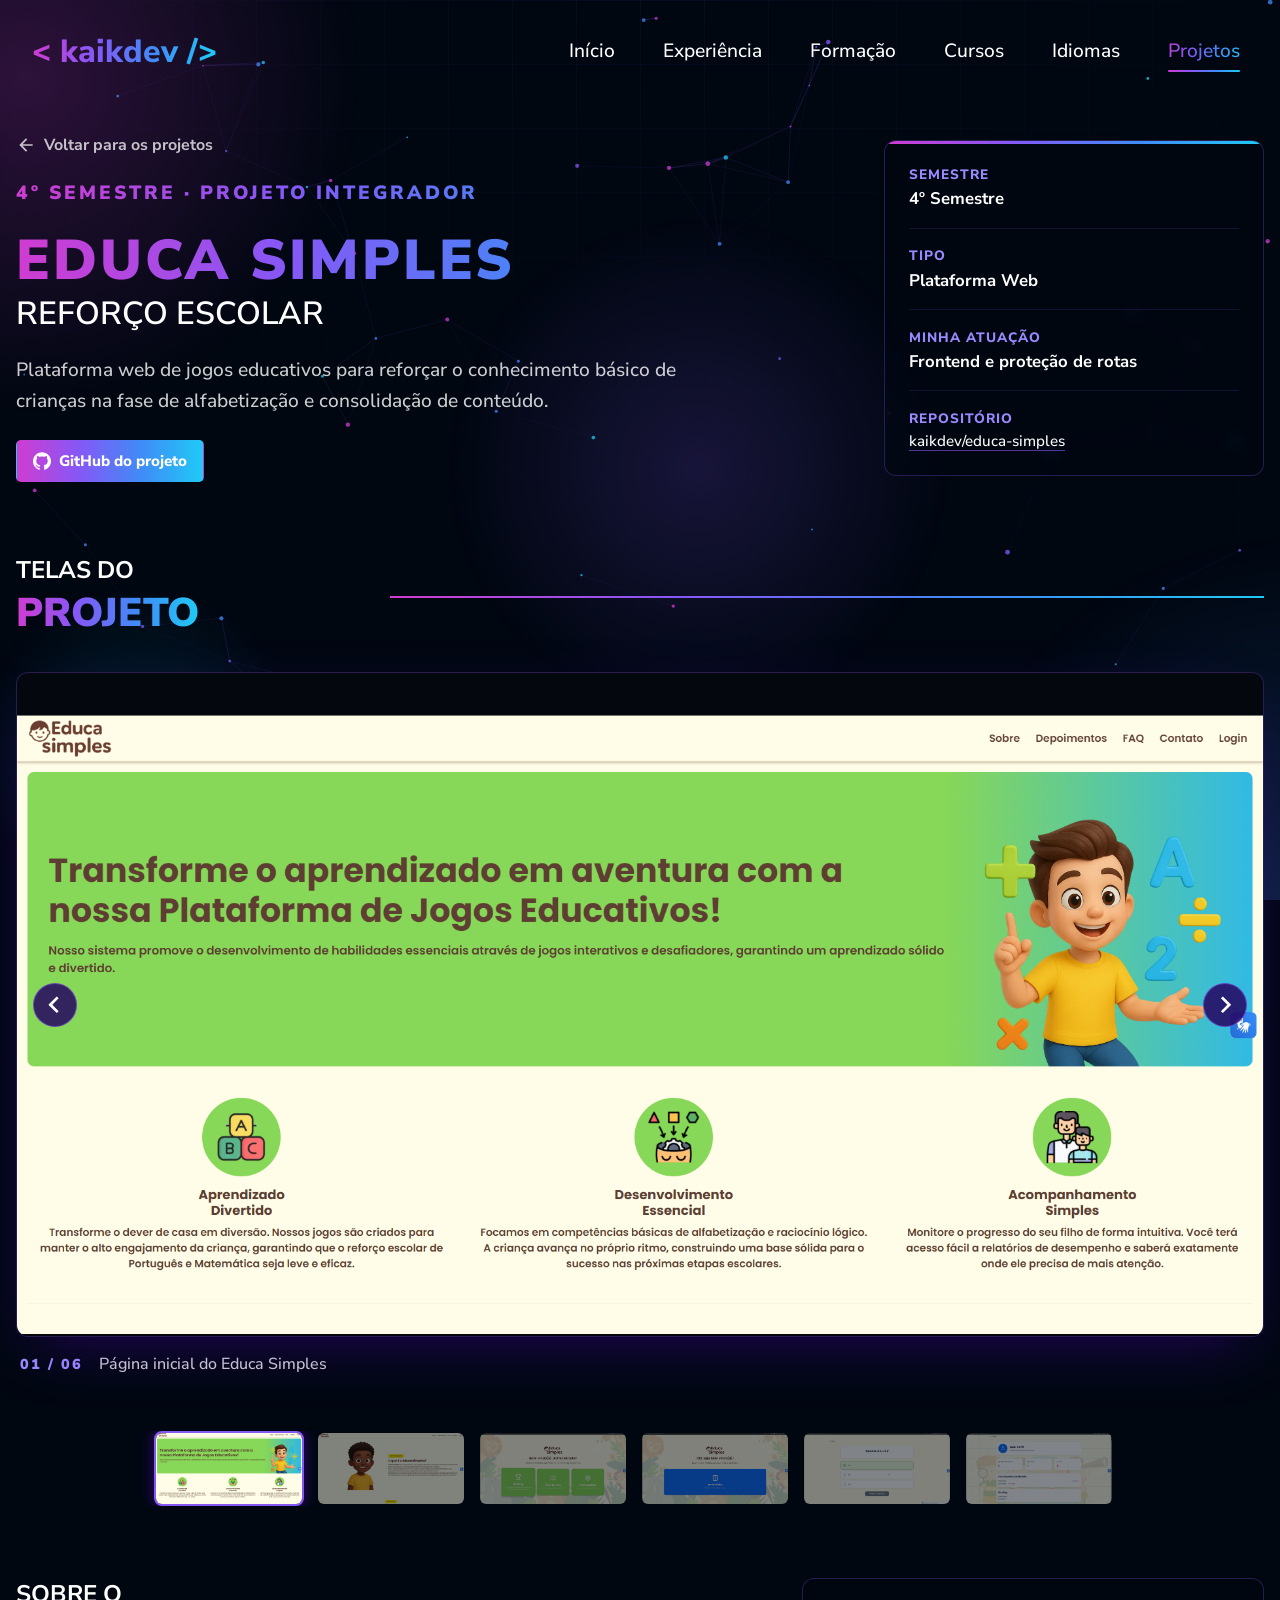
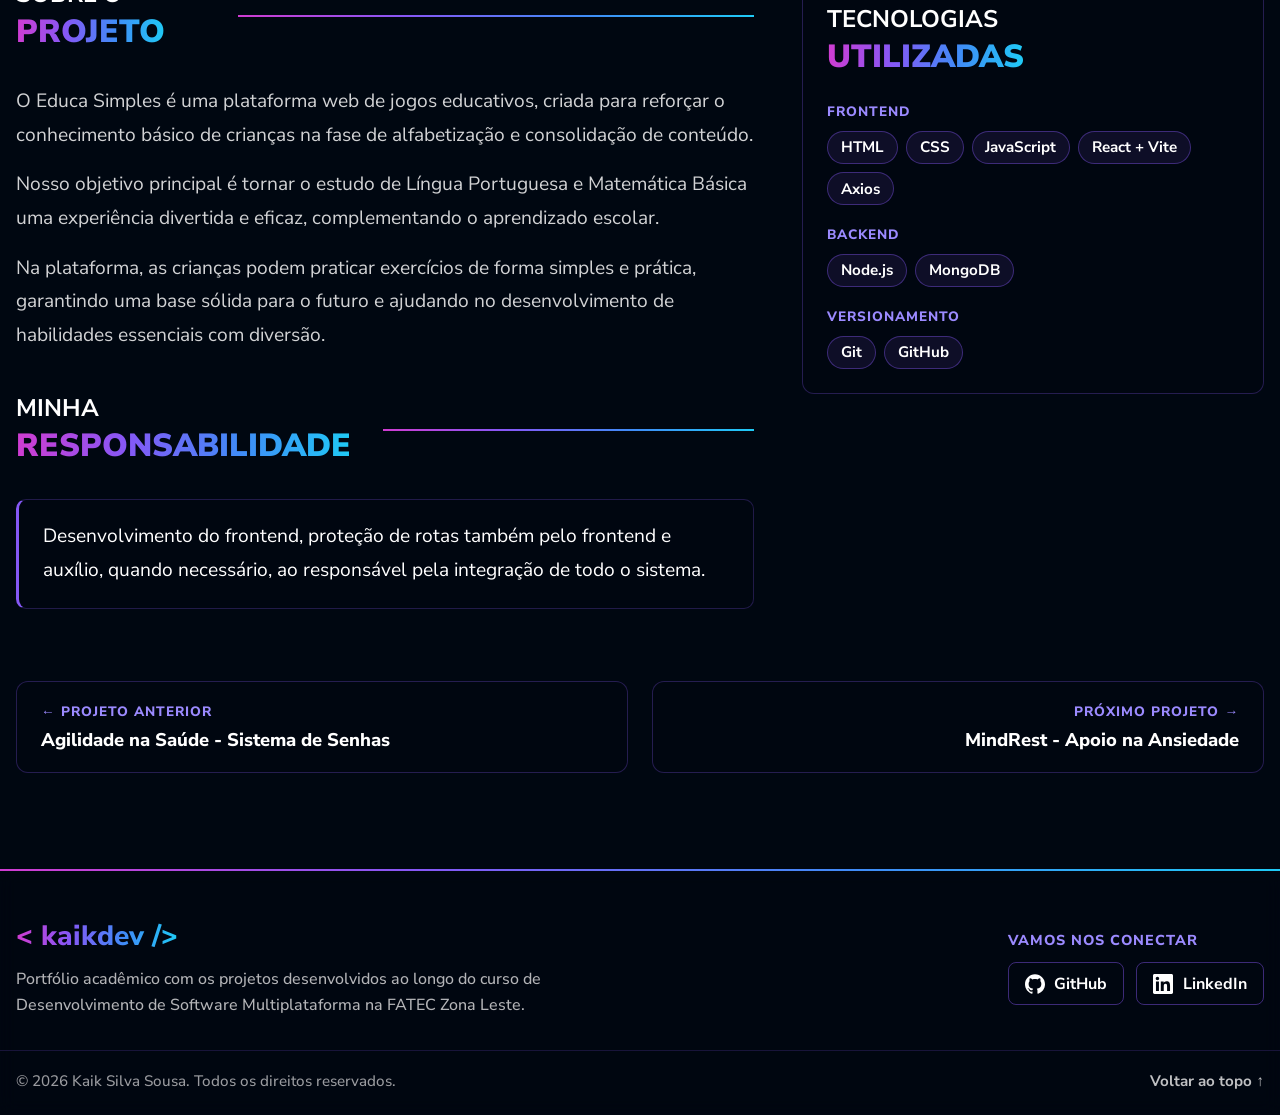
<file: projetos/educa-simples.html>
<!DOCTYPE html>
<html lang="pt-BR">
<head>
    <meta charset="UTF-8">
    <meta name="viewport" content="width=device-width, initial-scale=1.0">
    <title>Educa Simples - Reforço Escolar | Kaik Silva Sousa - Portfólio Fatec</title>
    <meta name="description" content="Plataforma web de jogos educativos para reforçar o conhecimento básico de crianças na fase de alfabetização e consolidação de conteúdo.">

    <link rel="preconnect" href="https://fonts.googleapis.com">
    <link rel="preconnect" href="https://fonts.gstatic.com" crossorigin>
    <link href="https://fonts.googleapis.com/css2?family=Nunito+Sans:ital,opsz,wght@0,6..12,200..1000;1,6..12,200..1000&display=swap" rel="stylesheet">
    <link rel="stylesheet" href="https://cdn.jsdelivr.net/npm/@splidejs/splide@4.1.4/dist/css/splide.min.css">

    <link rel="stylesheet" href="../css/style.css">
    <link rel="stylesheet" href="../css/animacoes.css">
    <link rel="stylesheet" href="../css/projeto.css">
</head>
<body class="pagina-projeto">
    <header id="header" class="content">
        <a id="logo" href="../index.html" class="texto-gradiente" aria-label="Voltar para a página principal">
            &lt; kaikdev /&gt;
        </a>

        <nav id="nav">
            <button aria-label="Abrir Menu" id="btn-mobile" aria-haspopup="true" aria-controls="menu"
                aria-expanded="false">
                <span id="hamburger"></span>
            </button>

            <ul id="menu" role="menu">
                <li>
                    <a href="../index.html#inicio">Início</a>
                </li>
                <li>
                    <a href="../index.html#experiencia">Experiência</a>
                </li>
                <li>
                    <a href="../index.html#formacao">Formação</a>
                </li>
                <li>
                    <a href="../index.html#cursos">Cursos</a>
                </li>
                <li>
                    <a href="../index.html#idiomas">Idiomas</a>
                </li>
                <li>
                    <a href="../index.html#projetos" class="ativo" aria-current="page">Projetos</a>
                </li>
            </ul>
        </nav>
    </header>

    <main class="projeto-hero" id="inicio">
        <div class="content">
            <div class="left">
                <a class="voltar entrada" href="../index.html#projetos">
                    <svg viewBox="0 0 24 24" aria-hidden="true"><path d="M20 11H7.83l5.59-5.59L12 4l-8 8 8 8 1.41-1.41L7.83 13H20v-2z"/></svg>
                    Voltar para os projetos
                </a>

                <span class="texto-gradiente color entrada" style="--atraso: 80ms">
                    4º SEMESTRE &middot; PROJETO INTEGRADOR
                </span>

                <h1 class="entrada" style="--atraso: 160ms">
                    <span class="texto-gradiente">Educa Simples</span>
                    Reforço Escolar
                </h1>

                <p class="descricao entrada" style="--atraso: 240ms">
                    Plataforma web de jogos educativos para reforçar o conhecimento básico de crianças na fase de alfabetização e consolidação de conteúdo.
                </p>

                <div class="acoes entrada" style="--atraso: 320ms">
                    <a class="botao botao-detalhes" href="https://github.com/kaikdev/educa-simples" target="_blank" rel="noopener noreferrer">
                        <svg viewBox="0 0 24 24" aria-hidden="true"><path d="M12 .297c-6.63 0-12 5.373-12 12 0 5.303 3.438 9.8 8.205 11.385.6.113.82-.258.82-.577 0-.285-.01-1.04-.015-2.04-3.338.724-4.042-1.61-4.042-1.61C4.422 18.07 3.633 17.7 3.633 17.7c-1.087-.744.084-.729.084-.729 1.205.084 1.838 1.236 1.838 1.236 1.07 1.835 2.809 1.305 3.495.998.108-.776.417-1.305.76-1.605-2.665-.3-5.466-1.332-5.466-5.93 0-1.31.465-2.38 1.235-3.22-.135-.303-.54-1.523.105-3.176 0 0 1.005-.322 3.3 1.23.96-.267 1.98-.399 3-.405 1.02.006 2.04.138 3 .405 2.28-1.552 3.285-1.23 3.285-1.23.645 1.653.24 2.873.12 3.176.765.84 1.23 1.91 1.23 3.22 0 4.61-2.805 5.625-5.475 5.92.42.36.81 1.096.81 2.22 0 1.606-.015 2.896-.015 3.286 0 .315.21.69.825.57C20.565 22.092 24 17.592 24 12.297c0-6.627-5.373-12-12-12"/></svg>
                        GitHub do projeto
                    </a>
                </div>
            </div>

            <aside class="ficha" aria-label="Ficha do projeto">
                <dl>
                    <div>
                        <dt>Semestre</dt>
                        <dd>4º Semestre</dd>
                    </div>

                    <div>
                        <dt>Tipo</dt>
                        <dd>Plataforma Web</dd>
                    </div>

                    <div>
                        <dt>Minha atuação</dt>
                        <dd>Frontend e proteção de rotas</dd>
                    </div>

                    <div>
                        <dt>Repositório</dt>
                        <dd class="repos">
                            <a href="https://github.com/kaikdev/educa-simples" target="_blank" rel="noopener noreferrer">kaikdev/educa-simples</a>
                        </dd>
                    </div>
                </dl>
            </aside>
        </div>
    </main>

    <section class="galeria" id="galeria">
        <div class="content">
            <div class="titulo">
                <h2>
                    Telas do
                    <span class="texto-gradiente">Projeto</span>
                </h2>
            </div>

            <div class="galeria-wrapper">
                <section id="carrossel-principal" class="splide" aria-label="Imagens do projeto Educa Simples">
                    <div class="splide__track">
                        <ul class="splide__list">
                        <li class="splide__slide">
                            <img src="../img/educa-simples-1.png" alt="Página inicial do Educa Simples">
                        </li>
                        <li class="splide__slide">
                            <img src="../img/educa-simples-2.png" alt="Seção &quot;O que é o Educa Simples?&quot;">
                        </li>
                        <li class="splide__slide">
                            <img src="../img/educa-simples-3.png" alt="Painel do administrador">
                        </li>
                        <li class="splide__slide">
                            <img src="../img/educa-simples-4.png" alt="Tela de escolha de matéria do aluno">
                        </li>
                        <li class="splide__slide">
                            <img src="../img/educa-simples-5.png" alt="Exercício de matemática">
                        </li>
                        <li class="splide__slide">
                            <img src="../img/educa-simples-6.png" alt="Perfil do aluno com desempenho e ranking">
                        </li>
                        </ul>
                    </div>
                </section>

                <div class="galeria-legenda" aria-live="polite">
                    <span class="contador">01 / 06</span>
                    <p class="legenda">Página inicial do Educa Simples</p>
                </div>

                <section id="carrossel-miniaturas" class="splide" aria-label="Miniaturas das imagens do projeto Educa Simples">
                    <div class="splide__track">
                        <ul class="splide__list">
                        <li class="splide__slide">
                            <img src="../img/educa-simples-1.png" alt="" loading="lazy">
                        </li>
                        <li class="splide__slide">
                            <img src="../img/educa-simples-2.png" alt="" loading="lazy">
                        </li>
                        <li class="splide__slide">
                            <img src="../img/educa-simples-3.png" alt="" loading="lazy">
                        </li>
                        <li class="splide__slide">
                            <img src="../img/educa-simples-4.png" alt="" loading="lazy">
                        </li>
                        <li class="splide__slide">
                            <img src="../img/educa-simples-5.png" alt="" loading="lazy">
                        </li>
                        <li class="splide__slide">
                            <img src="../img/educa-simples-6.png" alt="" loading="lazy">
                        </li>
                        </ul>
                    </div>
                </section>
            </div>
        </div>
    </section>

    <section class="projeto-detalhes">
        <div class="content">
            <div class="coluna-principal">
                <div class="bloco">
                    <div class="titulo">
                        <h2>
                            Sobre o
                            <span class="texto-gradiente">Projeto</span>
                        </h2>
                    </div>

                    <div class="texto">
                    <p>
                        O Educa Simples é uma plataforma web de jogos educativos, criada para reforçar o conhecimento básico de crianças na fase de alfabetização e consolidação de conteúdo.
                    </p>

                    <p>
                        Nosso objetivo principal é tornar o estudo de Língua Portuguesa e Matemática Básica uma experiência divertida e eficaz, complementando o aprendizado escolar.
                    </p>

                    <p>
                        Na plataforma, as crianças podem praticar exercícios de forma simples e prática, garantindo uma base sólida para o futuro e ajudando no desenvolvimento de habilidades essenciais com diversão.
                    </p>
                    </div>
                </div>

                <div class="bloco">
                    <div class="titulo">
                        <h2>
                            Minha
                            <span class="texto-gradiente">Responsabilidade</span>
                        </h2>
                    </div>

                    <div class="responsabilidade">
                        <p>
                            Desenvolvimento do frontend, proteção de rotas também pelo frontend e auxílio, quando necessário, ao responsável pela integração de todo o sistema.
                        </p>
                    </div>
                </div>
            </div>

            <div class="bloco tecnologias">
                <div class="titulo">
                    <h2>
                        Tecnologias
                        <span class="texto-gradiente">Utilizadas</span>
                    </h2>
                </div>

                <div class="grupos">
                    <div class="grupo">
                        <h3>Frontend</h3>
                        <ul class="chips">
                            <li>HTML</li>
                            <li>CSS</li>
                            <li>JavaScript</li>
                            <li>React + Vite</li>
                            <li>Axios</li>
                        </ul>
                    </div>

                    <div class="grupo">
                        <h3>Backend</h3>
                        <ul class="chips">
                            <li>Node.js</li>
                            <li>MongoDB</li>
                        </ul>
                    </div>

                    <div class="grupo">
                        <h3>Versionamento</h3>
                        <ul class="chips">
                            <li>Git</li>
                            <li>GitHub</li>
                        </ul>
                    </div>
                </div>
            </div>
        </div>
    </section>

    <section class="outros-projetos">
        <nav class="content navegacao-projetos" aria-label="Navegação entre projetos">
            <a class="nav-projeto anterior" href="agilidade-na-saude.html">
                <span class="rotulo-nav">&larr; Projeto anterior</span>
                <span class="nome-nav">Agilidade na Saúde - Sistema de Senhas</span>
            </a>
            <a class="nav-projeto proximo" href="mindrest.html">
                <span class="rotulo-nav">Próximo projeto &rarr;</span>
                <span class="nome-nav">MindRest - Apoio na Ansiedade</span>
            </a>
        </nav>
    </section>

    <footer id="footer">
        <div class="content footer-topo">
            <div class="marca">
                <a class="logo-footer texto-gradiente" href="../index.html">&lt; kaikdev /&gt;</a>
                <p>
                    Portfólio acadêmico com os projetos desenvolvidos ao longo do curso de
                    Desenvolvimento de Software Multiplataforma na FATEC Zona Leste.
                </p>
            </div>

            <div class="redes">
                <span>Vamos nos conectar</span>
                <ul>
                    <li>
                        <a href="https://github.com/kaikdev" target="_blank" rel="noopener noreferrer" aria-label="GitHub de Kaik Silva Sousa">
                            <svg viewBox="0 0 24 24" aria-hidden="true"><path d="M12 .297c-6.63 0-12 5.373-12 12 0 5.303 3.438 9.8 8.205 11.385.6.113.82-.258.82-.577 0-.285-.01-1.04-.015-2.04-3.338.724-4.042-1.61-4.042-1.61C4.422 18.07 3.633 17.7 3.633 17.7c-1.087-.744.084-.729.084-.729 1.205.084 1.838 1.236 1.838 1.236 1.07 1.835 2.809 1.305 3.495.998.108-.776.417-1.305.76-1.605-2.665-.3-5.466-1.332-5.466-5.93 0-1.31.465-2.38 1.235-3.22-.135-.303-.54-1.523.105-3.176 0 0 1.005-.322 3.3 1.23.96-.267 1.98-.399 3-.405 1.02.006 2.04.138 3 .405 2.28-1.552 3.285-1.23 3.285-1.23.645 1.653.24 2.873.12 3.176.765.84 1.23 1.91 1.23 3.22 0 4.61-2.805 5.625-5.475 5.92.42.36.81 1.096.81 2.22 0 1.606-.015 2.896-.015 3.286 0 .315.21.69.825.57C20.565 22.092 24 17.592 24 12.297c0-6.627-5.373-12-12-12"/></svg>
                            GitHub
                        </a>
                    </li>

                    <li>
                        <a href="https://www.linkedin.com/in/kaiksilvasousa/" target="_blank" rel="noopener noreferrer" aria-label="LinkedIn de Kaik Silva Sousa">
                            <svg viewBox="0 0 24 24" aria-hidden="true"><path d="M20.447 20.452h-3.554v-5.569c0-1.328-.027-3.037-1.852-3.037-1.853 0-2.136 1.445-2.136 2.939v5.667H9.351V9h3.414v1.561h.046c.477-.9 1.637-1.85 3.37-1.85 3.601 0 4.267 2.37 4.267 5.455v6.286zM5.337 7.433c-1.144 0-2.063-.926-2.063-2.065 0-1.138.92-2.063 2.063-2.063 1.14 0 2.064.925 2.064 2.063 0 1.139-.925 2.065-2.064 2.065zm1.782 13.019H3.555V9h3.564v11.452zM22.225 0H1.771C.792 0 0 .774 0 1.729v20.542C0 23.227.792 24 1.771 24h20.451C23.2 24 24 23.227 24 22.271V1.729C24 .774 23.2 0 22.222 0h.003z"/></svg>
                            LinkedIn
                        </a>
                    </li>
                </ul>
            </div>
        </div>

        <div class="content footer-base">
            <p>&copy; 2026 Kaik Silva Sousa. Todos os direitos reservados.</p>
            <a class="voltar-topo" href="#">Voltar ao topo &uarr;</a>
        </div>
    </footer>

    <script src="https://cdn.jsdelivr.net/npm/@splidejs/splide@4.1.4/dist/js/splide.min.js"></script>
    <script src="../js/script.js"></script>
    <script src="../js/animacoes.js"></script>
    <script src="../js/projeto.js"></script>
</body>
</html>
</file>
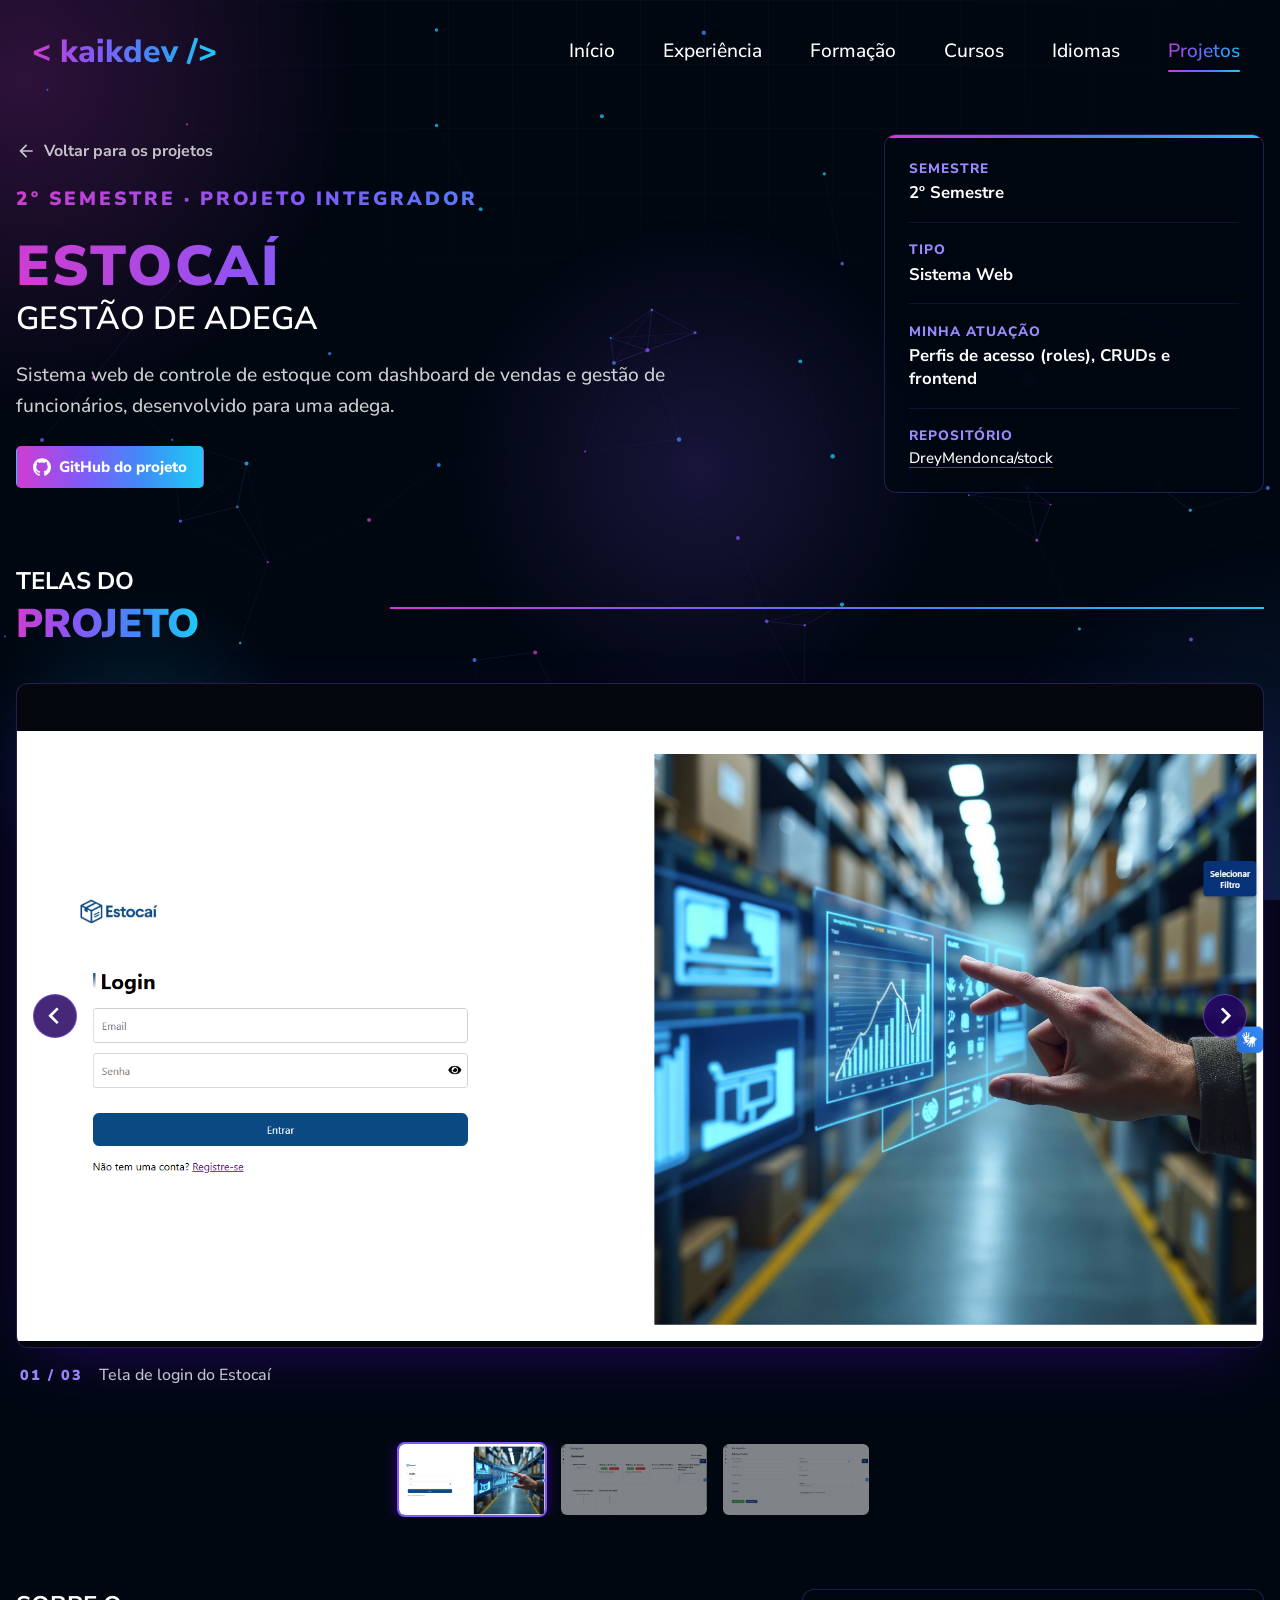
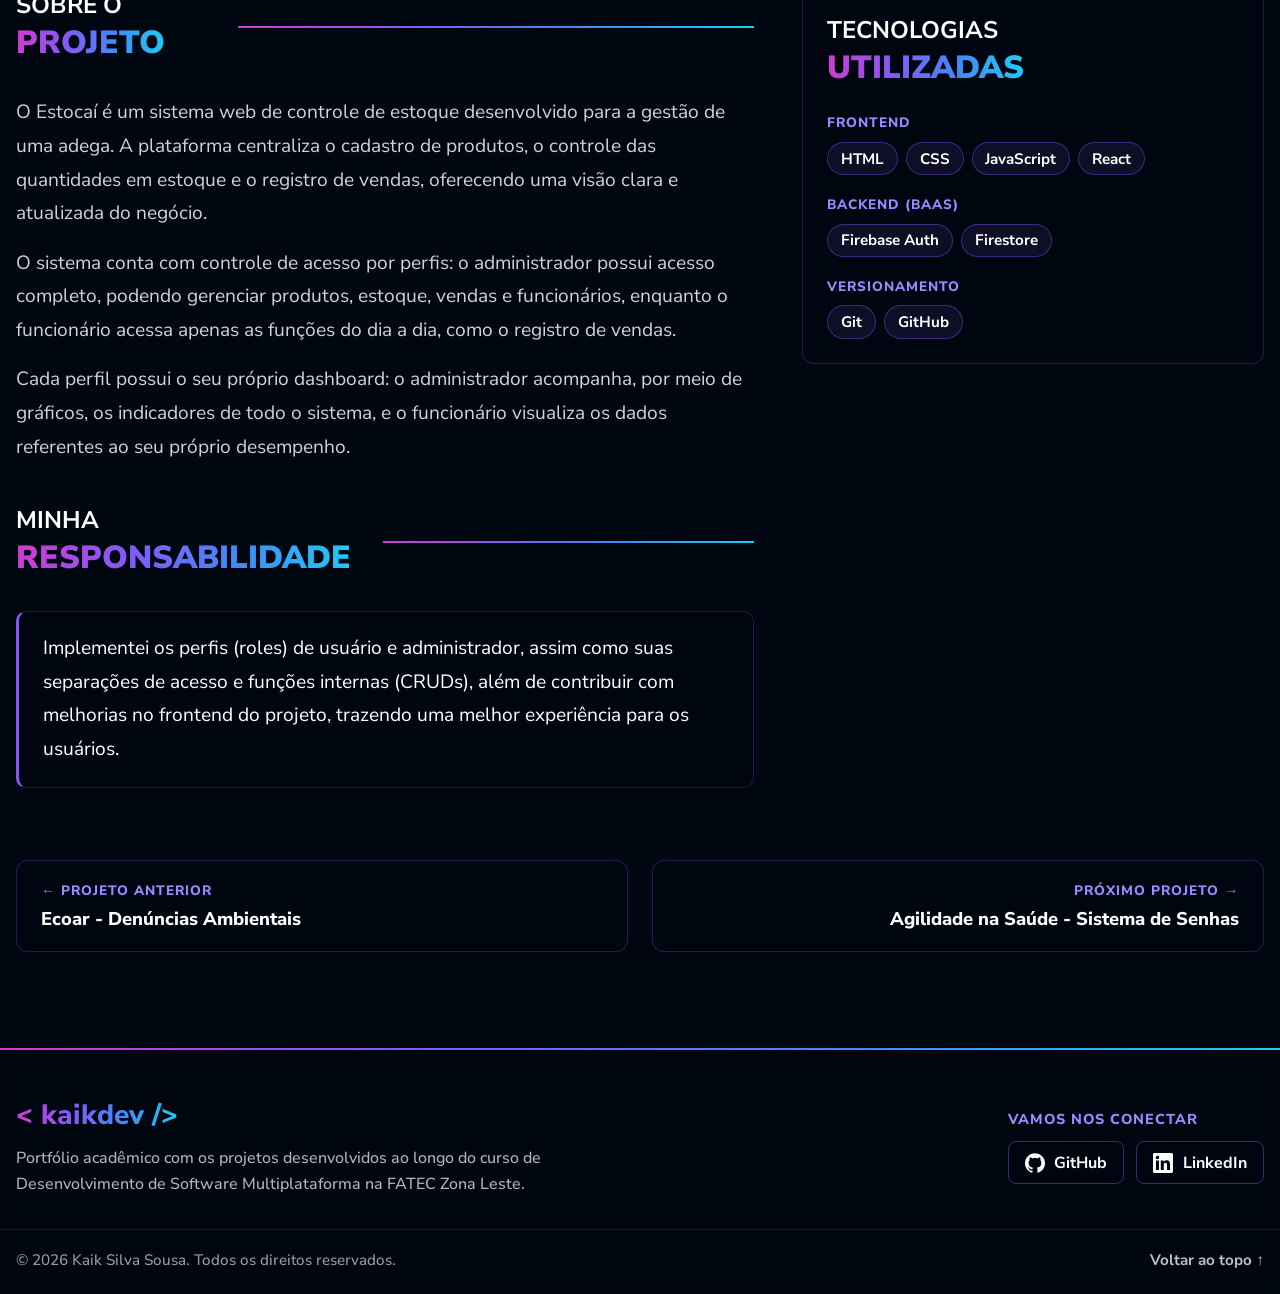
<file: projetos/estocai.html>
<!DOCTYPE html>
<html lang="pt-BR">
<head>
    <meta charset="UTF-8">
    <meta name="viewport" content="width=device-width, initial-scale=1.0">
    <title>Estocaí - Gestão de Adega | Kaik Silva Sousa - Portfólio Fatec</title>
    <meta name="description" content="Sistema web de controle de estoque com dashboard de vendas e gestão de funcionários, desenvolvido para uma adega.">

    <link rel="preconnect" href="https://fonts.googleapis.com">
    <link rel="preconnect" href="https://fonts.gstatic.com" crossorigin>
    <link href="https://fonts.googleapis.com/css2?family=Nunito+Sans:ital,opsz,wght@0,6..12,200..1000;1,6..12,200..1000&display=swap" rel="stylesheet">
    <link rel="stylesheet" href="https://cdn.jsdelivr.net/npm/@splidejs/splide@4.1.4/dist/css/splide.min.css">

    <link rel="stylesheet" href="../css/style.css">
    <link rel="stylesheet" href="../css/animacoes.css">
    <link rel="stylesheet" href="../css/projeto.css">
</head>
<body class="pagina-projeto">
    <header id="header" class="content">
        <a id="logo" href="../index.html" class="texto-gradiente" aria-label="Voltar para a página principal">
            &lt; kaikdev /&gt;
        </a>

        <nav id="nav">
            <button aria-label="Abrir Menu" id="btn-mobile" aria-haspopup="true" aria-controls="menu"
                aria-expanded="false">
                <span id="hamburger"></span>
            </button>

            <ul id="menu" role="menu">
                <li>
                    <a href="../index.html#inicio">Início</a>
                </li>
                <li>
                    <a href="../index.html#experiencia">Experiência</a>
                </li>
                <li>
                    <a href="../index.html#formacao">Formação</a>
                </li>
                <li>
                    <a href="../index.html#cursos">Cursos</a>
                </li>
                <li>
                    <a href="../index.html#idiomas">Idiomas</a>
                </li>
                <li>
                    <a href="../index.html#projetos" class="ativo" aria-current="page">Projetos</a>
                </li>
            </ul>
        </nav>
    </header>

    <main class="projeto-hero" id="inicio">
        <div class="content">
            <div class="left">
                <a class="voltar entrada" href="../index.html#projetos">
                    <svg viewBox="0 0 24 24" aria-hidden="true"><path d="M20 11H7.83l5.59-5.59L12 4l-8 8 8 8 1.41-1.41L7.83 13H20v-2z"/></svg>
                    Voltar para os projetos
                </a>

                <span class="texto-gradiente color entrada" style="--atraso: 80ms">
                    2º SEMESTRE &middot; PROJETO INTEGRADOR
                </span>

                <h1 class="entrada" style="--atraso: 160ms">
                    <span class="texto-gradiente">Estocaí</span>
                    Gestão de Adega
                </h1>

                <p class="descricao entrada" style="--atraso: 240ms">
                    Sistema web de controle de estoque com dashboard de vendas e gestão de funcionários, desenvolvido para uma adega.
                </p>

                <div class="acoes entrada" style="--atraso: 320ms">
                    <a class="botao botao-detalhes" href="https://github.com/DreyMendonca/stock" target="_blank" rel="noopener noreferrer">
                        <svg viewBox="0 0 24 24" aria-hidden="true"><path d="M12 .297c-6.63 0-12 5.373-12 12 0 5.303 3.438 9.8 8.205 11.385.6.113.82-.258.82-.577 0-.285-.01-1.04-.015-2.04-3.338.724-4.042-1.61-4.042-1.61C4.422 18.07 3.633 17.7 3.633 17.7c-1.087-.744.084-.729.084-.729 1.205.084 1.838 1.236 1.838 1.236 1.07 1.835 2.809 1.305 3.495.998.108-.776.417-1.305.76-1.605-2.665-.3-5.466-1.332-5.466-5.93 0-1.31.465-2.38 1.235-3.22-.135-.303-.54-1.523.105-3.176 0 0 1.005-.322 3.3 1.23.96-.267 1.98-.399 3-.405 1.02.006 2.04.138 3 .405 2.28-1.552 3.285-1.23 3.285-1.23.645 1.653.24 2.873.12 3.176.765.84 1.23 1.91 1.23 3.22 0 4.61-2.805 5.625-5.475 5.92.42.36.81 1.096.81 2.22 0 1.606-.015 2.896-.015 3.286 0 .315.21.69.825.57C20.565 22.092 24 17.592 24 12.297c0-6.627-5.373-12-12-12"/></svg>
                        GitHub do projeto
                    </a>
                </div>
            </div>

            <aside class="ficha" aria-label="Ficha do projeto">
                <dl>
                    <div>
                        <dt>Semestre</dt>
                        <dd>2º Semestre</dd>
                    </div>

                    <div>
                        <dt>Tipo</dt>
                        <dd>Sistema Web</dd>
                    </div>

                    <div>
                        <dt>Minha atuação</dt>
                        <dd>Perfis de acesso (roles), CRUDs e frontend</dd>
                    </div>

                    <div>
                        <dt>Repositório</dt>
                        <dd class="repos">
                            <a href="https://github.com/DreyMendonca/stock" target="_blank" rel="noopener noreferrer">DreyMendonca/stock</a>
                        </dd>
                    </div>
                </dl>
            </aside>
        </div>
    </main>

    <section class="galeria" id="galeria">
        <div class="content">
            <div class="titulo">
                <h2>
                    Telas do
                    <span class="texto-gradiente">Projeto</span>
                </h2>
            </div>

            <div class="galeria-wrapper">
                <section id="carrossel-principal" class="splide" aria-label="Imagens do projeto Estocaí">
                    <div class="splide__track">
                        <ul class="splide__list">
                        <li class="splide__slide">
                            <img src="../img/estocai-1.PNG" alt="Tela de login do Estocaí">
                        </li>
                        <li class="splide__slide">
                            <img src="../img/estocai-2.PNG" alt="Dashboard com gráficos de estoque e vendas">
                        </li>
                        <li class="splide__slide">
                            <img src="../img/estocai-3.PNG" alt="Formulário de cadastro de produto">
                        </li>
                        </ul>
                    </div>
                </section>

                <div class="galeria-legenda" aria-live="polite">
                    <span class="contador">01 / 03</span>
                    <p class="legenda">Tela de login do Estocaí</p>
                </div>

                <section id="carrossel-miniaturas" class="splide" aria-label="Miniaturas das imagens do projeto Estocaí">
                    <div class="splide__track">
                        <ul class="splide__list">
                        <li class="splide__slide">
                            <img src="../img/estocai-1.PNG" alt="" loading="lazy">
                        </li>
                        <li class="splide__slide">
                            <img src="../img/estocai-2.PNG" alt="" loading="lazy">
                        </li>
                        <li class="splide__slide">
                            <img src="../img/estocai-3.PNG" alt="" loading="lazy">
                        </li>
                        </ul>
                    </div>
                </section>
            </div>
        </div>
    </section>

    <section class="projeto-detalhes">
        <div class="content">
            <div class="coluna-principal">
                <div class="bloco">
                    <div class="titulo">
                        <h2>
                            Sobre o
                            <span class="texto-gradiente">Projeto</span>
                        </h2>
                    </div>

                    <div class="texto">
                    <p>
                        O Estocaí é um sistema web de controle de estoque desenvolvido para a gestão de uma adega. A plataforma centraliza o cadastro de produtos, o controle das quantidades em estoque e o registro de vendas, oferecendo uma visão clara e atualizada do negócio.
                    </p>

                    <p>
                        O sistema conta com controle de acesso por perfis: o administrador possui acesso completo, podendo gerenciar produtos, estoque, vendas e funcionários, enquanto o funcionário acessa apenas as funções do dia a dia, como o registro de vendas.
                    </p>

                    <p>
                        Cada perfil possui o seu próprio dashboard: o administrador acompanha, por meio de gráficos, os indicadores de todo o sistema, e o funcionário visualiza os dados referentes ao seu próprio desempenho.
                    </p>
                    </div>
                </div>

                <div class="bloco">
                    <div class="titulo">
                        <h2>
                            Minha
                            <span class="texto-gradiente">Responsabilidade</span>
                        </h2>
                    </div>

                    <div class="responsabilidade">
                        <p>
                            Implementei os perfis (roles) de usuário e administrador, assim como suas separações de acesso e funções internas (CRUDs), além de contribuir com melhorias no frontend do projeto, trazendo uma melhor experiência para os usuários.
                        </p>
                    </div>
                </div>
            </div>

            <div class="bloco tecnologias">
                <div class="titulo">
                    <h2>
                        Tecnologias
                        <span class="texto-gradiente">Utilizadas</span>
                    </h2>
                </div>

                <div class="grupos">
                    <div class="grupo">
                        <h3>Frontend</h3>
                        <ul class="chips">
                            <li>HTML</li>
                            <li>CSS</li>
                            <li>JavaScript</li>
                            <li>React</li>
                        </ul>
                    </div>

                    <div class="grupo">
                        <h3>Backend (BaaS)</h3>
                        <ul class="chips">
                            <li>Firebase Auth</li>
                            <li>Firestore</li>
                        </ul>
                    </div>

                    <div class="grupo">
                        <h3>Versionamento</h3>
                        <ul class="chips">
                            <li>Git</li>
                            <li>GitHub</li>
                        </ul>
                    </div>
                </div>
            </div>
        </div>
    </section>

    <section class="outros-projetos">
        <nav class="content navegacao-projetos" aria-label="Navegação entre projetos">
            <a class="nav-projeto anterior" href="ecoar.html">
                <span class="rotulo-nav">&larr; Projeto anterior</span>
                <span class="nome-nav">Ecoar - Denúncias Ambientais</span>
            </a>
            <a class="nav-projeto proximo" href="agilidade-na-saude.html">
                <span class="rotulo-nav">Próximo projeto &rarr;</span>
                <span class="nome-nav">Agilidade na Saúde - Sistema de Senhas</span>
            </a>
        </nav>
    </section>

    <footer id="footer">
        <div class="content footer-topo">
            <div class="marca">
                <a class="logo-footer texto-gradiente" href="../index.html">&lt; kaikdev /&gt;</a>
                <p>
                    Portfólio acadêmico com os projetos desenvolvidos ao longo do curso de
                    Desenvolvimento de Software Multiplataforma na FATEC Zona Leste.
                </p>
            </div>

            <div class="redes">
                <span>Vamos nos conectar</span>
                <ul>
                    <li>
                        <a href="https://github.com/kaikdev" target="_blank" rel="noopener noreferrer" aria-label="GitHub de Kaik Silva Sousa">
                            <svg viewBox="0 0 24 24" aria-hidden="true"><path d="M12 .297c-6.63 0-12 5.373-12 12 0 5.303 3.438 9.8 8.205 11.385.6.113.82-.258.82-.577 0-.285-.01-1.04-.015-2.04-3.338.724-4.042-1.61-4.042-1.61C4.422 18.07 3.633 17.7 3.633 17.7c-1.087-.744.084-.729.084-.729 1.205.084 1.838 1.236 1.838 1.236 1.07 1.835 2.809 1.305 3.495.998.108-.776.417-1.305.76-1.605-2.665-.3-5.466-1.332-5.466-5.93 0-1.31.465-2.38 1.235-3.22-.135-.303-.54-1.523.105-3.176 0 0 1.005-.322 3.3 1.23.96-.267 1.98-.399 3-.405 1.02.006 2.04.138 3 .405 2.28-1.552 3.285-1.23 3.285-1.23.645 1.653.24 2.873.12 3.176.765.84 1.23 1.91 1.23 3.22 0 4.61-2.805 5.625-5.475 5.92.42.36.81 1.096.81 2.22 0 1.606-.015 2.896-.015 3.286 0 .315.21.69.825.57C20.565 22.092 24 17.592 24 12.297c0-6.627-5.373-12-12-12"/></svg>
                            GitHub
                        </a>
                    </li>

                    <li>
                        <a href="https://www.linkedin.com/in/kaiksilvasousa/" target="_blank" rel="noopener noreferrer" aria-label="LinkedIn de Kaik Silva Sousa">
                            <svg viewBox="0 0 24 24" aria-hidden="true"><path d="M20.447 20.452h-3.554v-5.569c0-1.328-.027-3.037-1.852-3.037-1.853 0-2.136 1.445-2.136 2.939v5.667H9.351V9h3.414v1.561h.046c.477-.9 1.637-1.85 3.37-1.85 3.601 0 4.267 2.37 4.267 5.455v6.286zM5.337 7.433c-1.144 0-2.063-.926-2.063-2.065 0-1.138.92-2.063 2.063-2.063 1.14 0 2.064.925 2.064 2.063 0 1.139-.925 2.065-2.064 2.065zm1.782 13.019H3.555V9h3.564v11.452zM22.225 0H1.771C.792 0 0 .774 0 1.729v20.542C0 23.227.792 24 1.771 24h20.451C23.2 24 24 23.227 24 22.271V1.729C24 .774 23.2 0 22.222 0h.003z"/></svg>
                            LinkedIn
                        </a>
                    </li>
                </ul>
            </div>
        </div>

        <div class="content footer-base">
            <p>&copy; 2026 Kaik Silva Sousa. Todos os direitos reservados.</p>
            <a class="voltar-topo" href="#">Voltar ao topo &uarr;</a>
        </div>
    </footer>

    <script src="https://cdn.jsdelivr.net/npm/@splidejs/splide@4.1.4/dist/js/splide.min.js"></script>
    <script src="../js/script.js"></script>
    <script src="../js/animacoes.js"></script>
    <script src="../js/projeto.js"></script>
</body>
</html>
</file>
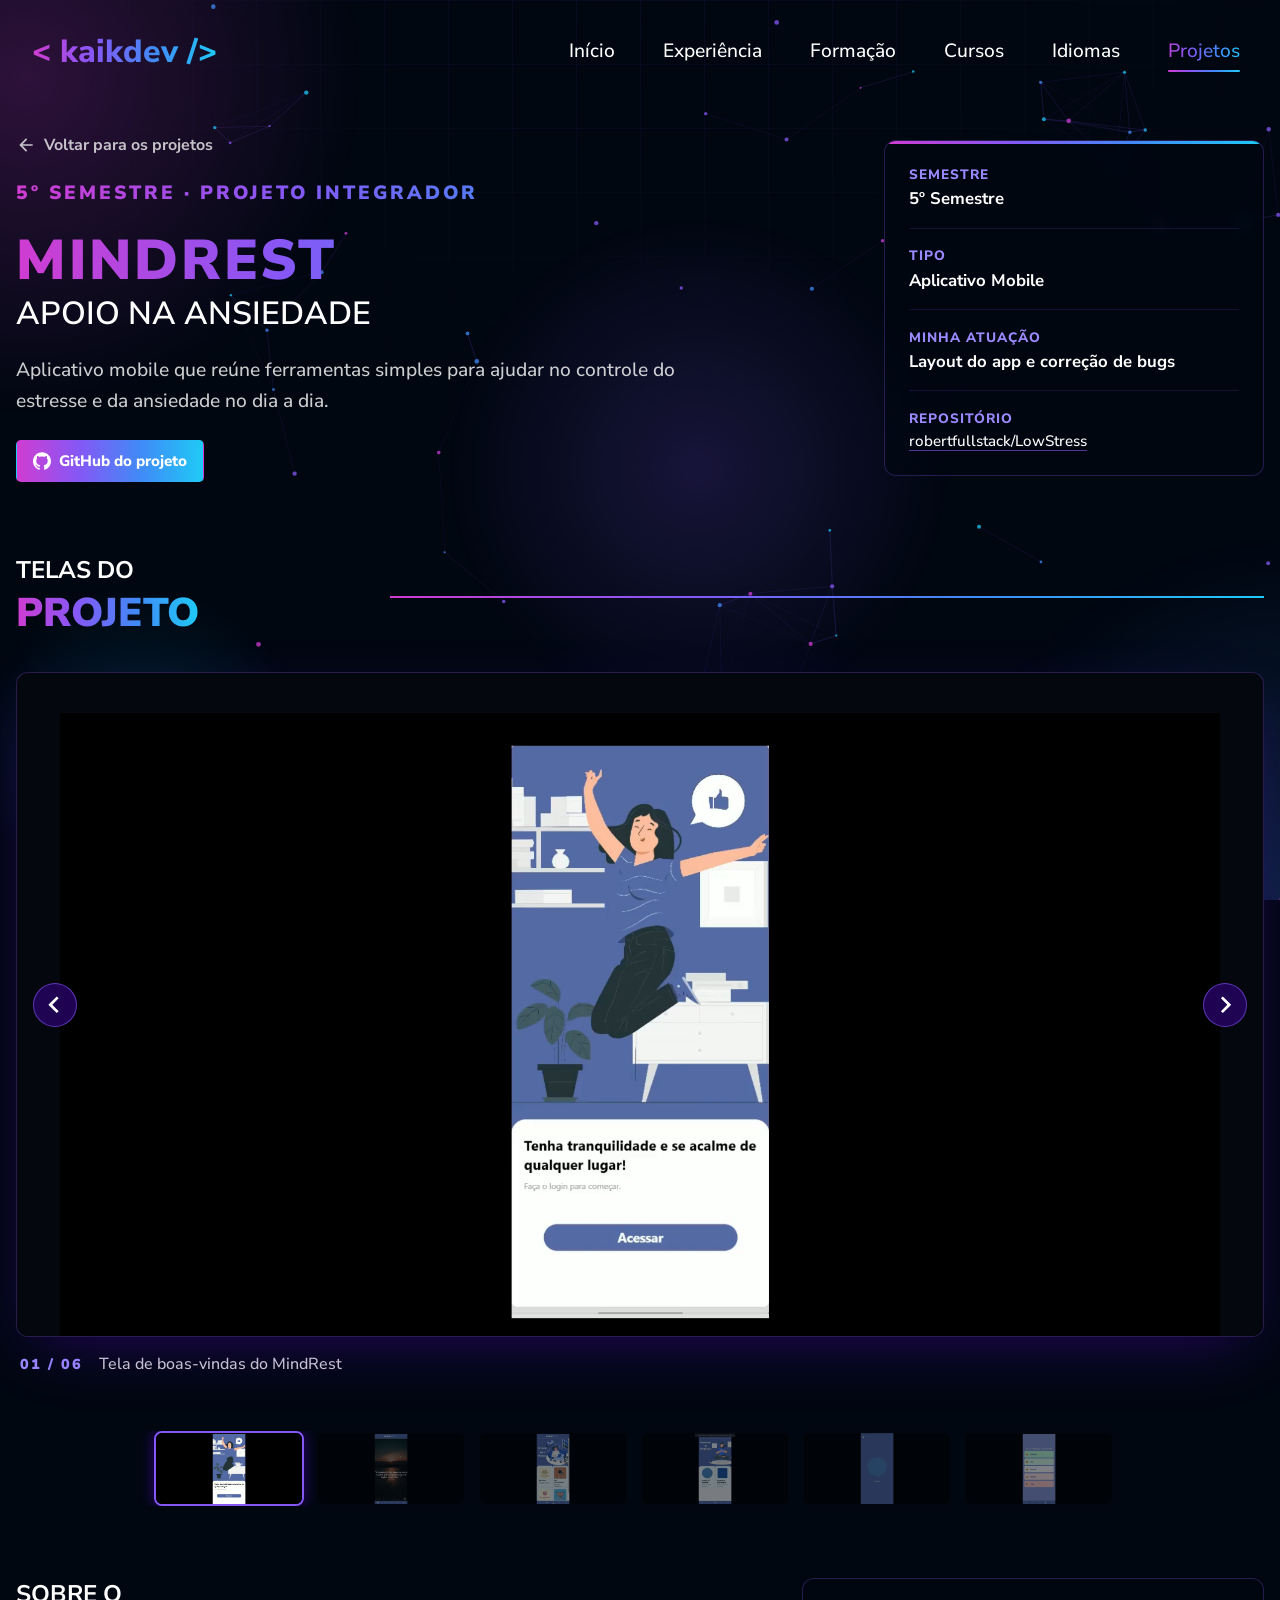
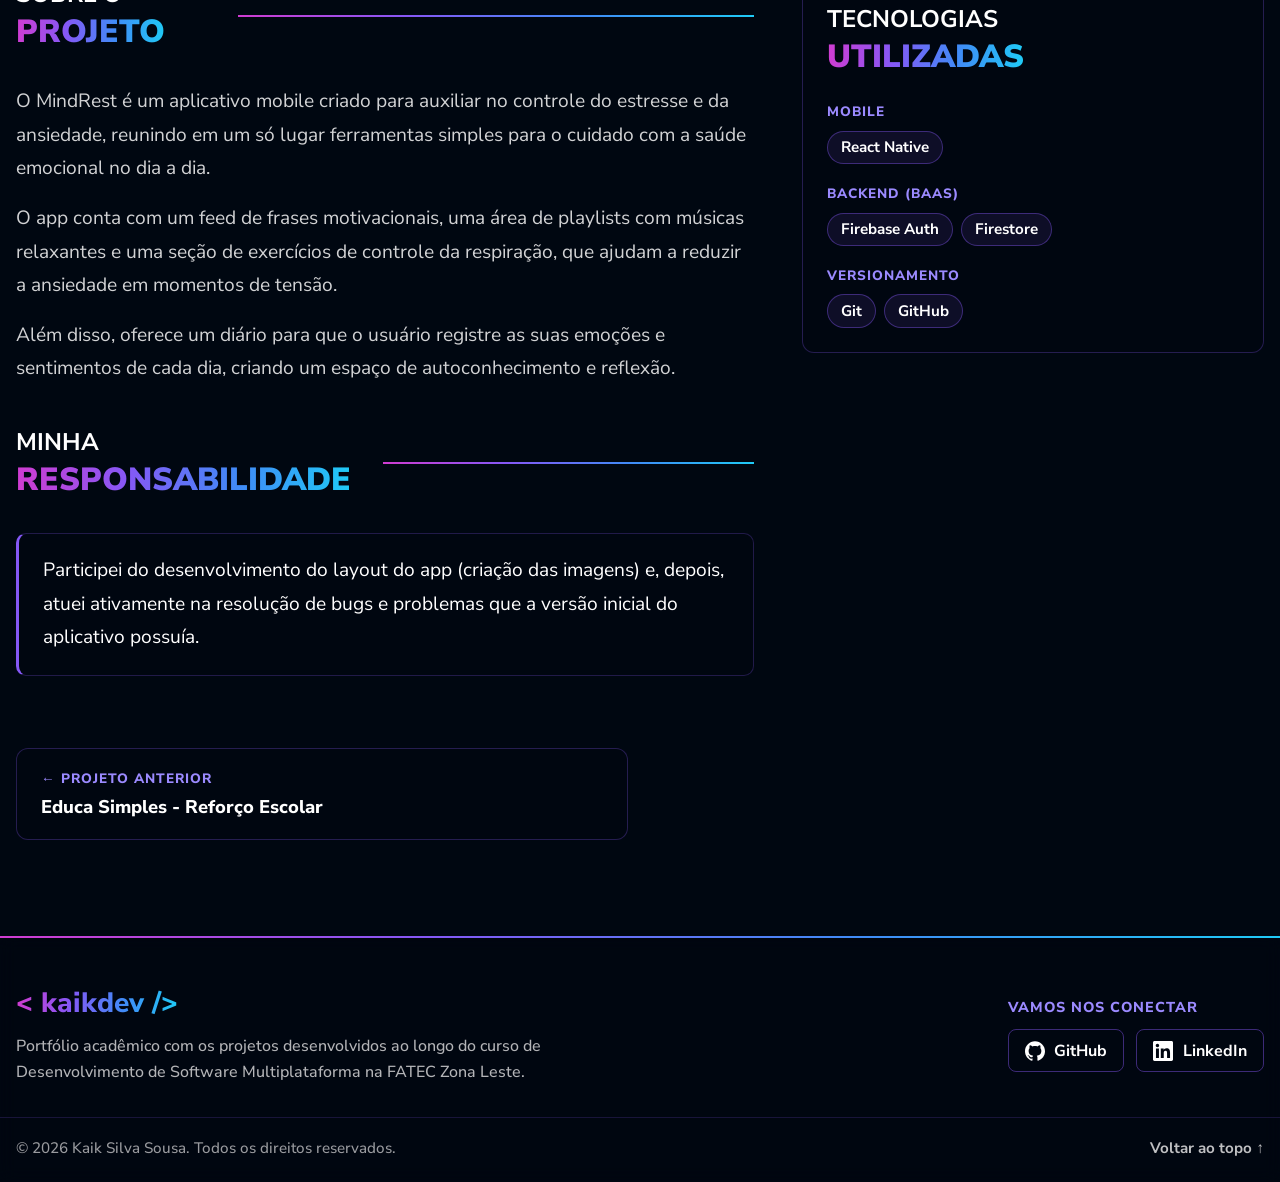
<file: projetos/mindrest.html>
<!DOCTYPE html>
<html lang="pt-BR">
<head>
    <meta charset="UTF-8">
    <meta name="viewport" content="width=device-width, initial-scale=1.0">
    <title>MindRest - Apoio na Ansiedade | Kaik Silva Sousa - Portfólio Fatec</title>
    <meta name="description" content="Aplicativo mobile que reúne ferramentas simples para ajudar no controle do estresse e da ansiedade no dia a dia.">

    <link rel="preconnect" href="https://fonts.googleapis.com">
    <link rel="preconnect" href="https://fonts.gstatic.com" crossorigin>
    <link href="https://fonts.googleapis.com/css2?family=Nunito+Sans:ital,opsz,wght@0,6..12,200..1000;1,6..12,200..1000&display=swap" rel="stylesheet">
    <link rel="stylesheet" href="https://cdn.jsdelivr.net/npm/@splidejs/splide@4.1.4/dist/css/splide.min.css">

    <link rel="stylesheet" href="../css/style.css">
    <link rel="stylesheet" href="../css/animacoes.css">
    <link rel="stylesheet" href="../css/projeto.css">
</head>
<body class="pagina-projeto">
    <header id="header" class="content">
        <a id="logo" href="../index.html" class="texto-gradiente" aria-label="Voltar para a página principal">
            &lt; kaikdev /&gt;
        </a>

        <nav id="nav">
            <button aria-label="Abrir Menu" id="btn-mobile" aria-haspopup="true" aria-controls="menu"
                aria-expanded="false">
                <span id="hamburger"></span>
            </button>

            <ul id="menu" role="menu">
                <li>
                    <a href="../index.html#inicio">Início</a>
                </li>
                <li>
                    <a href="../index.html#experiencia">Experiência</a>
                </li>
                <li>
                    <a href="../index.html#formacao">Formação</a>
                </li>
                <li>
                    <a href="../index.html#cursos">Cursos</a>
                </li>
                <li>
                    <a href="../index.html#idiomas">Idiomas</a>
                </li>
                <li>
                    <a href="../index.html#projetos" class="ativo" aria-current="page">Projetos</a>
                </li>
            </ul>
        </nav>
    </header>

    <main class="projeto-hero" id="inicio">
        <div class="content">
            <div class="left">
                <a class="voltar entrada" href="../index.html#projetos">
                    <svg viewBox="0 0 24 24" aria-hidden="true"><path d="M20 11H7.83l5.59-5.59L12 4l-8 8 8 8 1.41-1.41L7.83 13H20v-2z"/></svg>
                    Voltar para os projetos
                </a>

                <span class="texto-gradiente color entrada" style="--atraso: 80ms">
                    5º SEMESTRE &middot; PROJETO INTEGRADOR
                </span>

                <h1 class="entrada" style="--atraso: 160ms">
                    <span class="texto-gradiente">MindRest</span>
                    Apoio na Ansiedade
                </h1>

                <p class="descricao entrada" style="--atraso: 240ms">
                    Aplicativo mobile que reúne ferramentas simples para ajudar no controle do estresse e da ansiedade no dia a dia.
                </p>

                <div class="acoes entrada" style="--atraso: 320ms">
                    <a class="botao botao-detalhes" href="https://github.com/robertfullstack/LowStress" target="_blank" rel="noopener noreferrer">
                        <svg viewBox="0 0 24 24" aria-hidden="true"><path d="M12 .297c-6.63 0-12 5.373-12 12 0 5.303 3.438 9.8 8.205 11.385.6.113.82-.258.82-.577 0-.285-.01-1.04-.015-2.04-3.338.724-4.042-1.61-4.042-1.61C4.422 18.07 3.633 17.7 3.633 17.7c-1.087-.744.084-.729.084-.729 1.205.084 1.838 1.236 1.838 1.236 1.07 1.835 2.809 1.305 3.495.998.108-.776.417-1.305.76-1.605-2.665-.3-5.466-1.332-5.466-5.93 0-1.31.465-2.38 1.235-3.22-.135-.303-.54-1.523.105-3.176 0 0 1.005-.322 3.3 1.23.96-.267 1.98-.399 3-.405 1.02.006 2.04.138 3 .405 2.28-1.552 3.285-1.23 3.285-1.23.645 1.653.24 2.873.12 3.176.765.84 1.23 1.91 1.23 3.22 0 4.61-2.805 5.625-5.475 5.92.42.36.81 1.096.81 2.22 0 1.606-.015 2.896-.015 3.286 0 .315.21.69.825.57C20.565 22.092 24 17.592 24 12.297c0-6.627-5.373-12-12-12"/></svg>
                        GitHub do projeto
                    </a>
                </div>
            </div>

            <aside class="ficha" aria-label="Ficha do projeto">
                <dl>
                    <div>
                        <dt>Semestre</dt>
                        <dd>5º Semestre</dd>
                    </div>

                    <div>
                        <dt>Tipo</dt>
                        <dd>Aplicativo Mobile</dd>
                    </div>

                    <div>
                        <dt>Minha atuação</dt>
                        <dd>Layout do app e correção de bugs</dd>
                    </div>

                    <div>
                        <dt>Repositório</dt>
                        <dd class="repos">
                            <a href="https://github.com/robertfullstack/LowStress" target="_blank" rel="noopener noreferrer">robertfullstack/LowStress</a>
                        </dd>
                    </div>
                </dl>
            </aside>
        </div>
    </main>

    <section class="galeria" id="galeria">
        <div class="content">
            <div class="titulo">
                <h2>
                    Telas do
                    <span class="texto-gradiente">Projeto</span>
                </h2>
            </div>

            <div class="galeria-wrapper">
                <section id="carrossel-principal" class="splide" aria-label="Imagens do projeto MindRest">
                    <div class="splide__track">
                        <ul class="splide__list">
                        <li class="splide__slide">
                            <img src="../img/mind-rest-1.png" alt="Tela de boas-vindas do MindRest">
                        </li>
                        <li class="splide__slide">
                            <img src="../img/mind-rest-2.png" alt="Feed de frases motivacionais">
                        </li>
                        <li class="splide__slide">
                            <img src="../img/mind-rest-3.png" alt="Área de playlists com músicas relaxantes">
                        </li>
                        <li class="splide__slide">
                            <img src="../img/mind-rest-4.png" alt="Área de exercícios de respiração">
                        </li>
                        <li class="splide__slide">
                            <img src="../img/mind-rest-5.png" alt="Exercício de respiração guiado">
                        </li>
                        <li class="splide__slide">
                            <img src="../img/mind-rest-6.png" alt="Diário de emoções: &quot;Como você está se sentindo?&quot;">
                        </li>
                        </ul>
                    </div>
                </section>

                <div class="galeria-legenda" aria-live="polite">
                    <span class="contador">01 / 06</span>
                    <p class="legenda">Tela de boas-vindas do MindRest</p>
                </div>

                <section id="carrossel-miniaturas" class="splide" aria-label="Miniaturas das imagens do projeto MindRest">
                    <div class="splide__track">
                        <ul class="splide__list">
                        <li class="splide__slide">
                            <img src="../img/mind-rest-1.png" alt="" loading="lazy">
                        </li>
                        <li class="splide__slide">
                            <img src="../img/mind-rest-2.png" alt="" loading="lazy">
                        </li>
                        <li class="splide__slide">
                            <img src="../img/mind-rest-3.png" alt="" loading="lazy">
                        </li>
                        <li class="splide__slide">
                            <img src="../img/mind-rest-4.png" alt="" loading="lazy">
                        </li>
                        <li class="splide__slide">
                            <img src="../img/mind-rest-5.png" alt="" loading="lazy">
                        </li>
                        <li class="splide__slide">
                            <img src="../img/mind-rest-6.png" alt="" loading="lazy">
                        </li>
                        </ul>
                    </div>
                </section>
            </div>
        </div>
    </section>

    <section class="projeto-detalhes">
        <div class="content">
            <div class="coluna-principal">
                <div class="bloco">
                    <div class="titulo">
                        <h2>
                            Sobre o
                            <span class="texto-gradiente">Projeto</span>
                        </h2>
                    </div>

                    <div class="texto">
                    <p>
                        O MindRest é um aplicativo mobile criado para auxiliar no controle do estresse e da ansiedade, reunindo em um só lugar ferramentas simples para o cuidado com a saúde emocional no dia a dia.
                    </p>

                    <p>
                        O app conta com um feed de frases motivacionais, uma área de playlists com músicas relaxantes e uma seção de exercícios de controle da respiração, que ajudam a reduzir a ansiedade em momentos de tensão.
                    </p>

                    <p>
                        Além disso, oferece um diário para que o usuário registre as suas emoções e sentimentos de cada dia, criando um espaço de autoconhecimento e reflexão.
                    </p>
                    </div>
                </div>

                <div class="bloco">
                    <div class="titulo">
                        <h2>
                            Minha
                            <span class="texto-gradiente">Responsabilidade</span>
                        </h2>
                    </div>

                    <div class="responsabilidade">
                        <p>
                            Participei do desenvolvimento do layout do app (criação das imagens) e, depois, atuei ativamente na resolução de bugs e problemas que a versão inicial do aplicativo possuía.
                        </p>
                    </div>
                </div>
            </div>

            <div class="bloco tecnologias">
                <div class="titulo">
                    <h2>
                        Tecnologias
                        <span class="texto-gradiente">Utilizadas</span>
                    </h2>
                </div>

                <div class="grupos">
                    <div class="grupo">
                        <h3>Mobile</h3>
                        <ul class="chips">
                            <li>React Native</li>
                        </ul>
                    </div>

                    <div class="grupo">
                        <h3>Backend (BaaS)</h3>
                        <ul class="chips">
                            <li>Firebase Auth</li>
                            <li>Firestore</li>
                        </ul>
                    </div>

                    <div class="grupo">
                        <h3>Versionamento</h3>
                        <ul class="chips">
                            <li>Git</li>
                            <li>GitHub</li>
                        </ul>
                    </div>
                </div>
            </div>
        </div>
    </section>

    <section class="outros-projetos">
        <nav class="content navegacao-projetos" aria-label="Navegação entre projetos">
            <a class="nav-projeto anterior" href="educa-simples.html">
                <span class="rotulo-nav">&larr; Projeto anterior</span>
                <span class="nome-nav">Educa Simples - Reforço Escolar</span>
            </a>
        </nav>
    </section>

    <footer id="footer">
        <div class="content footer-topo">
            <div class="marca">
                <a class="logo-footer texto-gradiente" href="../index.html">&lt; kaikdev /&gt;</a>
                <p>
                    Portfólio acadêmico com os projetos desenvolvidos ao longo do curso de
                    Desenvolvimento de Software Multiplataforma na FATEC Zona Leste.
                </p>
            </div>

            <div class="redes">
                <span>Vamos nos conectar</span>
                <ul>
                    <li>
                        <a href="https://github.com/kaikdev" target="_blank" rel="noopener noreferrer" aria-label="GitHub de Kaik Silva Sousa">
                            <svg viewBox="0 0 24 24" aria-hidden="true"><path d="M12 .297c-6.63 0-12 5.373-12 12 0 5.303 3.438 9.8 8.205 11.385.6.113.82-.258.82-.577 0-.285-.01-1.04-.015-2.04-3.338.724-4.042-1.61-4.042-1.61C4.422 18.07 3.633 17.7 3.633 17.7c-1.087-.744.084-.729.084-.729 1.205.084 1.838 1.236 1.838 1.236 1.07 1.835 2.809 1.305 3.495.998.108-.776.417-1.305.76-1.605-2.665-.3-5.466-1.332-5.466-5.93 0-1.31.465-2.38 1.235-3.22-.135-.303-.54-1.523.105-3.176 0 0 1.005-.322 3.3 1.23.96-.267 1.98-.399 3-.405 1.02.006 2.04.138 3 .405 2.28-1.552 3.285-1.23 3.285-1.23.645 1.653.24 2.873.12 3.176.765.84 1.23 1.91 1.23 3.22 0 4.61-2.805 5.625-5.475 5.92.42.36.81 1.096.81 2.22 0 1.606-.015 2.896-.015 3.286 0 .315.21.69.825.57C20.565 22.092 24 17.592 24 12.297c0-6.627-5.373-12-12-12"/></svg>
                            GitHub
                        </a>
                    </li>

                    <li>
                        <a href="https://www.linkedin.com/in/kaiksilvasousa/" target="_blank" rel="noopener noreferrer" aria-label="LinkedIn de Kaik Silva Sousa">
                            <svg viewBox="0 0 24 24" aria-hidden="true"><path d="M20.447 20.452h-3.554v-5.569c0-1.328-.027-3.037-1.852-3.037-1.853 0-2.136 1.445-2.136 2.939v5.667H9.351V9h3.414v1.561h.046c.477-.9 1.637-1.85 3.37-1.85 3.601 0 4.267 2.37 4.267 5.455v6.286zM5.337 7.433c-1.144 0-2.063-.926-2.063-2.065 0-1.138.92-2.063 2.063-2.063 1.14 0 2.064.925 2.064 2.063 0 1.139-.925 2.065-2.064 2.065zm1.782 13.019H3.555V9h3.564v11.452zM22.225 0H1.771C.792 0 0 .774 0 1.729v20.542C0 23.227.792 24 1.771 24h20.451C23.2 24 24 23.227 24 22.271V1.729C24 .774 23.2 0 22.222 0h.003z"/></svg>
                            LinkedIn
                        </a>
                    </li>
                </ul>
            </div>
        </div>

        <div class="content footer-base">
            <p>&copy; 2026 Kaik Silva Sousa. Todos os direitos reservados.</p>
            <a class="voltar-topo" href="#">Voltar ao topo &uarr;</a>
        </div>
    </footer>

    <script src="https://cdn.jsdelivr.net/npm/@splidejs/splide@4.1.4/dist/js/splide.min.js"></script>
    <script src="../js/script.js"></script>
    <script src="../js/animacoes.js"></script>
    <script src="../js/projeto.js"></script>
</body>
</html>
</file>
<file: css/style.css>
* {
    font-family: "Nunito Sans", sans-serif;
    font-weight: 500;
    box-sizing: border-box;
}
html {
    scroll-behavior:smooth
}
body {
    background-color: rgb(0 7 17);
    color: #fff;
    font-size: 1.2rem;
    overflow-x: hidden !important;
}
body,
h1,
h2,
h3,
h4,
h5,
h6,
p,
ul {
    margin: 0;
    padding: 0;
}
.content {
    width: 100%;
    max-width: 1400px;
    margin: 0 auto;
    padding: 1rem;
}
body,
ul {
    margin: 0px;
    padding: 0px;
}
a {
    text-decoration: none;
}
#logo {
    font-size: 2rem;
    font-weight: 800;
}
#header {
    box-sizing: border-box;
    height: 70px;
    padding: 1rem;
    display: flex;
    align-items: center;
    justify-content: space-between;
    background: transparent;
    border-radius: 10px;
    width: calc(100% - 2rem);
    margin: 1rem auto;
    position: sticky;
    top: 10px;
    left: 0;
    transition: all 0.5s;
    z-index: 99;
}
#header.fixed {
    background: #250461;
    box-shadow: 0px -5px 10px 3px rgba(111, 0, 255, 0.2);
}
#menu {
    display: flex;
    list-style: none;
    gap: 2rem;
}
#menu a {
    display: block;
    padding: 0.5rem;
    color: #fff;
    transition: .3s;
    position: relative;
}
#menu a:hover,
#menu a.ativo {
    background: linear-gradient(to right, #d03cd1, #8558f6, #408bf7, #1fcaf6);
    -webkit-background-clip: text;
    background-clip: text;
    -webkit-text-fill-color: transparent;
    color: transparent;
}
/* linha de destaque do link ativo/hover */
#menu a::after {
    content: '';
    position: absolute;
    left: 0.5rem;
    right: 0.5rem;
    bottom: 0;
    height: 2px;
    border-radius: 2px;
    background: linear-gradient(to right, #d03cd1, #8558f6, #408bf7, #1fcaf6);
    transform: scaleX(0);
    transform-origin: left;
    transition: transform .3s ease;
}
#menu a:hover::after,
#menu a.ativo::after {
    transform: scaleX(1);
}
#btn-mobile {
    display: none;
}
.texto-gradiente {
    background: linear-gradient(to right, #d03cd1, #8558f6, #408bf7, #1fcaf6);
    -webkit-background-clip: text;
    background-clip: text;
    -webkit-text-fill-color: transparent;
    color: transparent;
}
main .content {
    display: flex;
    align-items: center;
    justify-content: space-between;
}
main .left {
    display: flex;
    flex-direction: column;
    gap: 2.5rem;
    width: 100%;
    > span {
        font-weight: 900;
        letter-spacing: 3px;
    }
    h1 {
        font-size: 3rem;
        font-weight: 600;
        text-transform: uppercase;
        line-height: 1.1;
        span {
            display: block;
            font-size: 3.5rem;
            font-weight: 900;
            letter-spacing: 3px;
        }
    }
    a.cta {
        display: flex;
        align-items: center;
        justify-content: center;
        max-width: max-content;
        min-width: 150px;
        padding: 10px 1rem;
        border-radius: 3px;
        background: linear-gradient(to right, #d03cd1, #8558f6, #408bf7, #1fcaf6);
        color: #fff;
        transition: .3s;
        &:hover {
            color: #000;
            box-shadow: 0px 0px 20px 5px rgba(111, 0, 255, 0.5);
        }
    }
}
main .area-img {
    display: flex;
    align-items: center;
    justify-content: center;
    width: 100%;
    height: auto;
    position: relative;
    img {
        max-width: 100%;
        max-height: 100%;
        object-fit: contain;
        position: relative;
    }
    &::before {
        content: '';
        position: absolute;
        width: 70%;
        aspect-ratio: 1;
        border-radius: 50%;
        background: radial-gradient(circle, rgba(133, 88, 246, 0.35) 0%, rgba(64, 139, 247, 0.12) 45%, transparent 70%);
        pointer-events: none;
    }
}
main,
section {
    scroll-margin-top: calc(70px + 1rem);
}
section {
    padding-top: 2.5rem;
}
.titulo {
    position: relative;
    display: flex;
    align-items: center;
    gap: 2rem;
    margin-bottom: 2rem;
    &::after {
        content: '';
        flex: 1 1 auto;
        width: 100%;
        max-width: 70%;
        height: 2px;
        min-width: 2rem;
        margin-left: auto;
        background: linear-gradient(to right, #d03cd1, #8558f6, #408bf7, #1fcaf6);
        transform-origin: right;
    }
}
.titulo h2 {
    font-size: 1.5rem;
    text-transform: uppercase;
    font-weight: 700;
    max-width: max-content;
    position: relative;
    z-index: 1;
    flex-shrink: 0;
    span {
        display: block;
        font-size: 2.5rem;
        font-weight: 900;
    }
}
section.experiencia .item {
    padding: 1rem;
    margin-top: 1rem;
    display: flex;
    flex-direction: column;
    font-weight: 400;
    gap: 5px;
    border-radius: 10px;
    border: 1px solid rgba(133, 88, 246, 0.18);
    background-color: rgba(0, 7, 17, 0.55);
    -webkit-backdrop-filter: blur(6px);
    backdrop-filter: blur(6px);
    transition: .3s;
    position: relative;
    p.cargo {
        font-weight: 800;
    }
    p.empresa {
        color: rgba(255, 255, 255, 0.85);
    }
    .data {
        color: #9b8aff;
        font-weight: 700;
    }
    li {
        font-weight: 300;
        line-height: 1.6;
    }
    ul {
        padding-left: 1.5rem;
        margin-top: 0.4rem;
    }
    &:hover {
        background-color: #ae49e247;
        border-color: rgba(133, 88, 246, 0.55);
    }
}

.itens.timeline {
    position: relative;
    padding-left: 2.25rem;
}
.itens.timeline::before {
    content: '';
    position: absolute;
    left: 8px;
    top: 2.4rem;
    bottom: 1.6rem;
    width: 2px;
    border-radius: 2px;
    background: linear-gradient(to bottom, #d03cd1, #8558f6, #408bf7, #1fcaf6);
    opacity: 0.6;
    -webkit-mask-image: linear-gradient(to bottom, #000 75%, transparent);
    mask-image: linear-gradient(to bottom, #000 75%, transparent);
}
.itens.timeline .item::before {
    content: '';
    position: absolute;
    left: calc(-2.25rem + 2px);
    top: 1.4rem;
    width: 14px;
    height: 14px;
    border-radius: 50%;
    background: rgb(0 7 17);
    border: 2px solid #8558f6;
    box-shadow: 0 0 0 4px rgba(133, 88, 246, 0.15);
    transition: .3s;
}
.itens.timeline .item.atual::before,
.itens.timeline .item:hover::before {
    background: linear-gradient(135deg, #d03cd1, #408bf7);
    border-color: #fff;
}
.itens.timeline .item.atual::after {
    content: '';
    position: absolute;
    left: calc(-2.25rem + 2px);
    top: 1.4rem;
    width: 14px;
    height: 14px;
    border-radius: 50%;
    border: 2px solid #408bf7;
    animation: pulso 2.4s ease-out infinite;
    pointer-events: none;
}

.itens.grade {
    display: grid;
    gap: 1rem;
    margin-top: 1rem;
}
.itens.grade-2 {
    grid-template-columns: repeat(2, minmax(0, 1fr));
}
.itens.grade-4 {
    grid-template-columns: repeat(4, minmax(0, 1fr));
}
section.experiencia .itens.grade .item {
    margin-top: 0;
    padding: 1.25rem;
    gap: 0.5rem;
    overflow: hidden;
}
.itens.grade .item::before {
    content: '';
    position: absolute;
    top: 0;
    left: 0;
    width: 100%;
    height: 3px;
    background: linear-gradient(to right, #d03cd1, #8558f6, #408bf7, #1fcaf6);
    transform: scaleX(0);
    transform-origin: left;
    transition: transform .4s ease;
}
.itens.grade .item:hover::before {
    transform: scaleX(1);
}

section.experiencia .item p.situacao {
    display: inline-flex;
    align-items: center;
    gap: 0.5rem;
    align-self: flex-start;
    margin-top: 0.5rem;
    padding: 0.3rem 0.8rem;
    border-radius: 999px;
    font-size: 0.9rem;
    font-weight: 700;
    border: 1px solid rgba(133, 88, 246, 0.5);
    background: rgba(133, 88, 246, 0.12);
}
section.experiencia .item p.situacao::before {
    content: '';
    width: 8px;
    height: 8px;
    border-radius: 50%;
    flex-shrink: 0;
    background: #8558f6;
}
section.experiencia .item p.situacao.cursando {
    border-color: rgba(31, 202, 246, 0.55);
    background: rgba(31, 202, 246, 0.1);
}
section.experiencia .item p.situacao.cursando::before {
    background: #1fcaf6;
    box-shadow: 0 0 0 0 rgba(31, 202, 246, 0.6);
    animation: pulso-ponto 2s ease-out infinite;
}

.idiomas .nivel {
    width: 100%;
    height: 6px;
    margin-top: 0.75rem;
    border-radius: 999px;
    background: rgba(255, 255, 255, 0.08);
    overflow: hidden;
}
.idiomas .nivel span {
    display: block;
    width: var(--nivel, 0%);
    height: 100%;
    border-radius: inherit;
    background: linear-gradient(to right, #d03cd1, #8558f6, #408bf7, #1fcaf6);
    transition: width 1.2s cubic-bezier(.2, .7, .2, 1) .2s;
}
.idiomas p.empresa {
    color: #9b8aff !important;
    font-weight: 700;
}

.projetos .itens {
    display: grid;
    grid-template-columns: repeat(3, minmax(0, 1fr));
    gap: 2rem;
}
.projetos .item {
    min-width: 0;
    overflow: hidden;
    display: flex;
    flex-direction: column;
    position: relative;
    border: 1px solid rgba(133, 88, 246, 0.28);
    border-radius: 12px;
    background: rgba(0, 7, 17, 0.6);
    -webkit-backdrop-filter: blur(6px);
    backdrop-filter: blur(6px);
    transition: transform 0.3s ease, border-color 0.3s ease, background-color 0.3s ease;
}
.projetos .item::after {
    content: '';
    position: absolute;
    inset: 0;
    background: radial-gradient(420px circle at var(--cx, 50%) var(--cy, 50%), rgba(133, 88, 246, 0.16), transparent 45%);
    opacity: 0;
    transition: opacity 0.3s ease;
    pointer-events: none;
    z-index: 0;
}
.projetos .item > * {
    position: relative;
    z-index: 1;
}
.projetos .item:hover {
    transform: translateY(-5px);
    border-color: rgba(64, 139, 247, 0.8);
    background-color: rgba(174, 73, 226, 0.08);
}
.projetos .item:hover::after {
    opacity: 1;
}
.projetos .imagem {
    width: 100%;
    aspect-ratio: 16 / 9;
    overflow: hidden;
    background: #101426;
    position: relative;
}
.projetos .imagem img {
    display: block;
    width: 100%;
    height: 100%;
    object-fit: cover;
    object-position: left top;
    transition: transform 0.6s ease;
}
.projetos .item:hover .imagem img {
    transform: scale(1.04);
}
.projetos .imagem-placeholder {
    display: flex;
    flex-direction: column;
    align-items: center;
    justify-content: center;
    gap: 0.75rem;
    color: rgba(255, 255, 255, 0.7);
    font-size: 1rem;
    font-weight: 700;
    background:
        radial-gradient(circle at 30% 30%, rgba(208, 60, 209, 0.25), transparent 55%),
        radial-gradient(circle at 70% 70%, rgba(31, 202, 246, 0.2), transparent 55%),
        #101426;
}
.projetos .imagem-placeholder svg {
    width: 72px;
    height: 72px;
}
.projetos .selo {
    position: absolute;
    top: 0.75rem;
    left: 0.75rem;
    z-index: 2;
    display: inline-flex;
    align-items: center;
    gap: 0.4rem;
    padding: 0.3rem 0.7rem;
    border-radius: 999px;
    font-size: 0.8rem;
    font-weight: 800;
    letter-spacing: 0.5px;
    text-transform: uppercase;
    color: #fff;
    background: rgba(37, 4, 97, 0.9);
    border: 1px solid rgba(31, 202, 246, 0.6);
}
.projetos .selo::before {
    content: '';
    width: 7px;
    height: 7px;
    border-radius: 50%;
    background: #1fcaf6;
    animation: pulso-ponto 2s ease-out infinite;
}
.projetos .conteudo {
    display: flex;
    flex: 1;
    flex-direction: column;
    align-items: flex-start;
    gap: 0.85rem;
    padding: 1.25rem;
}
.projetos .subtitulo,
.subtitulo {
    color: #9b8aff;
    font-size: 0.9rem;
    font-weight: 800;
    letter-spacing: 1px;
    text-transform: uppercase;
}
.projetos .nome {
    font-size: 1.35rem;
    line-height: 1.3;
    font-weight: 800;
}
.projetos .descricao {
    color: rgba(255, 255, 255, 0.78);
    font-size: 1rem;
    line-height: 1.65;
}
.projetos .acoes,
.acoes {
    display: flex;
    flex-wrap: wrap;
    gap: 0.75rem;
    margin-top: auto;
    padding-top: 0.5rem;
}

.botao {
    display: inline-flex;
    align-items: center;
    justify-content: center;
    gap: 0.5rem;
    min-height: 42px;
    padding: 0.6rem 1rem;
    border: 1px solid transparent;
    border-radius: 5px;
    font-size: 0.95rem;
    font-weight: 800;
    text-align: center;
    transition: box-shadow 0.3s ease, background-color 0.3s ease, border-color 0.3s ease;
}
.botao svg {
    width: 18px;
    height: 18px;
    fill: currentColor;
    flex-shrink: 0;
}
.botao-detalhes {
    color: #fff;
    background: linear-gradient(to right, #d03cd1, #8558f6, #408bf7, #1fcaf6);
}
.botao-detalhes:hover {
    box-shadow: 0 0 16px rgba(111, 0, 255, 0.35);
}
.botao-github {
    color: #fff;
    background: transparent;
    border-color: rgba(133, 88, 246, 0.75);
}
.botao-github:hover {
    background: rgba(133, 88, 246, 0.18);
    border-color: #408bf7;
}
.botao-desabilitado {
    color: rgba(255, 255, 255, 0.55);
    background: rgba(255, 255, 255, 0.05);
    border-color: rgba(255, 255, 255, 0.12);
    cursor: not-allowed;
}

/* ---------- footer ---------- */
#footer {
    margin-top: 5rem;
    position: relative;
    background: rgba(0, 7, 17, 0.7);
    -webkit-backdrop-filter: blur(8px);
    backdrop-filter: blur(8px);
}
#footer::before {
    content: '';
    position: absolute;
    top: 0;
    left: 0;
    width: 100%;
    height: 2px;
    background: linear-gradient(to right, #d03cd1, #8558f6, #408bf7, #1fcaf6);
}
#footer .footer-topo {
    display: flex;
    align-items: center;
    justify-content: space-between;
    flex-wrap: wrap;
    gap: 2rem;
    padding-top: 3rem;
    padding-bottom: 2rem;
}
#footer .marca {
    display: flex;
    flex-direction: column;
    gap: 0.75rem;
    max-width: 560px;
}
#footer .logo-footer {
    font-size: 1.75rem;
    font-weight: 800;
    max-width: max-content;
}
#footer .marca p {
    color: rgba(255, 255, 255, 0.7);
    font-size: 1rem;
    line-height: 1.6;
}
#footer .redes {
    display: flex;
    flex-direction: column;
    gap: 0.75rem;
}
#footer .redes > span {
    font-size: 0.9rem;
    font-weight: 800;
    letter-spacing: 1px;
    text-transform: uppercase;
    color: #9b8aff;
}
#footer .redes ul {
    display: flex;
    gap: 0.75rem;
    list-style: none;
}
#footer .redes a {
    display: inline-flex;
    align-items: center;
    gap: 0.6rem;
    padding: 0.6rem 1rem;
    border-radius: 8px;
    border: 1px solid rgba(133, 88, 246, 0.45);
    color: #fff;
    font-size: 1rem;
    font-weight: 700;
    transition: .3s;
}
#footer .redes a svg {
    width: 20px;
    height: 20px;
    fill: currentColor;
}
#footer .redes a:hover {
    background: rgba(133, 88, 246, 0.18);
    border-color: #408bf7;
    box-shadow: 0 0 16px rgba(111, 0, 255, 0.35);
    transform: translateY(-2px);
}
#footer .footer-base {
    display: flex;
    align-items: center;
    justify-content: space-between;
    flex-wrap: wrap;
    gap: 1rem;
    padding-top: 1.25rem;
    padding-bottom: 1.5rem;
    border-top: 1px solid rgba(133, 88, 246, 0.18);
    color: rgba(255, 255, 255, 0.6);
    font-size: 0.95rem;
}
#footer .voltar-topo {
    color: rgba(255, 255, 255, 0.75);
    font-weight: 700;
    transition: .3s;
}
#footer .voltar-topo:hover {
    color: #fff;
}

@keyframes pulso {
    0% { transform: scale(1); opacity: 0.9; }
    100% { transform: scale(2.6); opacity: 0; }
}
@keyframes pulso-ponto {
    0% { box-shadow: 0 0 0 0 rgba(31, 202, 246, 0.6); }
    70% { box-shadow: 0 0 0 8px rgba(31, 202, 246, 0); }
    100% { box-shadow: 0 0 0 0 rgba(31, 202, 246, 0); }
}

@media (max-width: 1100px) {
    main .content {
        flex-direction: column;
    }
    .itens.grade-4 {
        grid-template-columns: repeat(2, minmax(0, 1fr));
    }
}
@media (max-width: 900px) {
    #menu {
        display: block;
        position: absolute;
        width: 100%;
        top: 72px;
        right: 0px;
        background: #250461;
        border-radius: 10px;
        transition: 0.6s;
        z-index: 1000;
        height: 0px;
        visibility: hidden;
        overflow-y: hidden;
    }
    #nav.active #menu {
        height: calc(100vh - 70px);
        visibility: visible;
        overflow-y: auto;
    }
    #menu a {
        padding: 1rem 0;
        margin: 0 1rem;
        border-bottom: 2px solid rgba(0, 0, 0, 0.05);
    }
    #menu a::after {
        display: none;
    }
    #btn-mobile {
        display: flex;
        padding: 0.5rem 0 0.5rem;
        font-size: 1rem;
        border: none;
        background: none;
        cursor: pointer;
        gap: 0.5rem;
    }
    #hamburger {
        color: #fff;
        border-top: 2px solid;
        width: 20px;
    }
    #hamburger::after,
    #hamburger::before {
        content: '';
        display: block;
        width: 20px;
        height: 2px;
        background: currentColor;
        margin-top: 5px;
        transition: 0.3s;
        position: relative;
    }
    #nav.active #hamburger {
        border-top-color: transparent;
    }
    #nav.active #hamburger::before {
        transform: rotate(135deg);
    }
    #nav.active #hamburger::after {
        transform: rotate(-135deg);
        top: -7px;
    }
}
@media (max-width: 700px) {
    main .left {
        gap: 1.5rem;
    }
    main .left h1 {
        font-size: 1.5rem;
        span {
            font-size: 2.5rem;
        }
    }
    section {
        padding-top: 1.5rem;
    }
    .titulo {
        gap: 1rem;
        margin-bottom: 1rem;
    }
    .titulo h2 {
        max-width: calc(100% - 3rem);
        flex-shrink: 1;
    }
    .titulo h2 span {
        font-size: 2rem;
    }
    .itens.timeline {
        padding-left: 1.75rem;
    }
    .itens.timeline::before {
        left: 6px;
    }
    .itens.timeline .item::before,
    .itens.timeline .item.atual::after {
        left: calc(-1.75rem + 1px);
        width: 12px;
        height: 12px;
    }
    .itens.grade-2,
    .itens.grade-4 {
        grid-template-columns: 1fr;
    }

    .projetos .itens {
        grid-template-columns: 1fr;
        gap: 1.25rem;
    }

    .projetos .conteudo {
        padding: 1rem;
    }
    .projetos .nome {
        font-size: 1.2rem;
    }

    #footer {
        margin-top: 3rem;
    }
    #footer .footer-topo {
        flex-direction: column;
        align-items: flex-start;
        padding-top: 2rem;
    }
    #footer .redes ul {
        flex-wrap: wrap;
    }
}
</file>
<file: css/animacoes.css>
.bg-animado {
    position: fixed;
    inset: 0;
    z-index: -1;
    overflow: hidden;
    pointer-events: none;
}

/* manchas de gradiente que flutuam devagar */
.bg-blobs {
    position: absolute;
    inset: -10%;
    transform: translate3d(calc(var(--px, 0) * -40px), calc(var(--py, 0) * -40px), 0);
    transition: transform 1.4s cubic-bezier(.2, .7, .2, 1);
}
.bg-blob {
    position: absolute;
    border-radius: 50%;
    will-change: transform;
}
.bg-blob-1 {
    width: 60vmax;
    height: 60vmax;
    top: -20%;
    left: -15%;
    background: radial-gradient(circle, rgba(208, 60, 209, 0.22) 0%, transparent 62%);
    animation: flutuar-1 28s ease-in-out infinite alternate;
}
.bg-blob-2 {
    width: 65vmax;
    height: 65vmax;
    bottom: -30%;
    right: -20%;
    background: radial-gradient(circle, rgba(64, 139, 247, 0.2) 0%, transparent 62%);
    animation: flutuar-2 34s ease-in-out infinite alternate;
}
.bg-blob-3 {
    width: 45vmax;
    height: 45vmax;
    top: 25%;
    left: 35%;
    background: radial-gradient(circle, rgba(133, 88, 246, 0.18) 0%, transparent 62%);
    animation: flutuar-3 40s ease-in-out infinite alternate;
}
.bg-blob-4 {
    width: 30vmax;
    height: 30vmax;
    top: 60%;
    left: 5%;
    background: radial-gradient(circle, rgba(31, 202, 246, 0.14) 0%, transparent 62%);
    animation: flutuar-2 30s ease-in-out infinite alternate-reverse;
}

/* grade sutil com fade, dando um ar "tech" */
.bg-grade {
    position: absolute;
    inset: 0;
    background-image:
        linear-gradient(rgba(133, 88, 246, 0.06) 1px, transparent 1px),
        linear-gradient(90deg, rgba(133, 88, 246, 0.06) 1px, transparent 1px);
    background-size: 64px 64px;
    -webkit-mask-image: radial-gradient(ellipse 80% 60% at 50% 0%, #000 0%, transparent 75%);
    mask-image: radial-gradient(ellipse 80% 60% at 50% 0%, #000 0%, transparent 75%);
    animation: grade-mover 60s linear infinite;
}

/* partículas (canvas desenhado pelo js/animacoes.js) */
.bg-particulas {
    position: absolute;
    inset: 0;
    width: 100%;
    height: 100%;
}

/* luz que acompanha o mouse */
.bg-luz {
    position: absolute;
    top: 0;
    left: 0;
    width: 640px;
    height: 640px;
    margin: -320px 0 0 -320px;
    border-radius: 50%;
    background: radial-gradient(circle, rgba(133, 88, 246, 0.14) 0%, rgba(64, 139, 247, 0.06) 35%, transparent 65%);
    opacity: 0;
    transition: opacity .6s ease;
    will-change: transform;
}
.bg-animado.mouse-ativo .bg-luz {
    opacity: 1;
}

@keyframes flutuar-1 {
    0% { transform: translate(0, 0) scale(1); }
    50% { transform: translate(18vw, 12vh) scale(1.15); }
    100% { transform: translate(6vw, 28vh) scale(0.92); }
}
@keyframes flutuar-2 {
    0% { transform: translate(0, 0) scale(1); }
    50% { transform: translate(-16vw, -10vh) scale(1.1); }
    100% { transform: translate(-6vw, -24vh) scale(0.95); }
}
@keyframes flutuar-3 {
    0% { transform: translate(0, 0) scale(1); }
    33% { transform: translate(-20vw, 10vh) scale(1.2); }
    66% { transform: translate(10vw, -12vh) scale(0.9); }
    100% { transform: translate(-8vw, -4vh) scale(1.05); }
}
@keyframes grade-mover {
    from { background-position: 0 0, 0 0; }
    to { background-position: 0 64px, 64px 0; }
}

/* ---------- animações de entrada (scroll reveal) ----------
   A classe .reveal só é adicionada via JS, então sem JS
   o conteúdo continua aparecendo normalmente. Uso a propriedade
   "translate" (e não "transform") para não conflitar com os
   efeitos de hover que já existem nos cards. */
.reveal {
    opacity: 0;
}
.reveal.visivel {
    animation: revelar 0.8s cubic-bezier(.2, .7, .2, 1) var(--atraso, 0ms) both;
}
@keyframes revelar {
    from {
        opacity: 0;
        translate: 0 32px;
    }
    to {
        opacity: 1;
        translate: 0 0;
    }
}

/* linha do título "desenha" ao aparecer */
.titulo.reveal::after {
    transform: scaleX(0);
    transition: transform 1s cubic-bezier(.2, .7, .2, 1) .25s;
}
.titulo.reveal.visivel::after {
    transform: scaleX(1);
}

/* barras de idioma enchem ao aparecer */
.idiomas .item.reveal .nivel span {
    width: 0;
}
.idiomas .item.reveal.visivel .nivel span {
    width: var(--nivel, 0%);
}

/* entrada da seção inicial */
.entrada {
    animation: revelar 0.9s cubic-bezier(.2, .7, .2, 1) var(--atraso, 0ms) both;
}
main .area-img img {
    animation: flutuar-foto 7s ease-in-out infinite;
}
main .area-img::before {
    animation: respirar 7s ease-in-out infinite;
}
@keyframes flutuar-foto {
    0%, 100% { translate: 0 0; }
    50% { translate: 0 -12px; }
}
@keyframes respirar {
    0%, 100% { scale: 1; opacity: 0.85; }
    50% { scale: 1.12; opacity: 1; }
}

/* acessibilidade: quem prefere menos movimento não vê as animações */
@media (prefers-reduced-motion: reduce) {
    .bg-blob,
    .bg-grade,
    main .area-img img,
    main .area-img::before,
    .entrada {
        animation: none !important;
    }
    .bg-blobs {
        transition: none;
    }
    .reveal {
        opacity: 1;
    }
    .reveal.visivel {
        animation: none;
    }
}
</file>
<file: css/projeto.css>
/* ---------- topo da página ---------- */
.projeto-hero .content {
    gap: 3rem;
    padding-top: 2rem;
    align-items: stretch;
}
.projeto-hero .left {
    gap: 1.5rem;
    justify-content: center;
}
.projeto-hero .left h1 {
    font-size: 2rem;
    span {
        font-size: 3.5rem;
        margin-bottom: 0.25rem;
    }
}
.projeto-hero .descricao {
    color: rgba(255, 255, 255, 0.8);
    line-height: 1.6;
    max-width: 720px;
}
.projeto-hero .acoes {
    margin-top: 0;
    padding-top: 0;
}
.voltar {
    display: inline-flex;
    align-items: center;
    gap: 0.5rem;
    max-width: max-content;
    color: rgba(255, 255, 255, 0.75);
    font-size: 1rem;
    font-weight: 700;
    transition: color .3s;
}
.voltar svg {
    width: 20px;
    height: 20px;
    fill: currentColor;
    transition: transform .3s;
}
.voltar:hover {
    color: #fff;
}
.voltar:hover svg {
    transform: translateX(-4px);
}

/* ficha com as informações rápidas do projeto */
.ficha {
    flex: 0 0 380px;
    align-self: center;
    padding: 1.5rem;
    border-radius: 12px;
    border: 1px solid rgba(133, 88, 246, 0.28);
    background: rgba(0, 7, 17, 0.6);
    -webkit-backdrop-filter: blur(6px);
    backdrop-filter: blur(6px);
    position: relative;
    overflow: hidden;
}
.ficha::before {
    content: '';
    position: absolute;
    top: 0;
    left: 0;
    width: 100%;
    height: 3px;
    background: linear-gradient(to right, #d03cd1, #8558f6, #408bf7, #1fcaf6);
}
.ficha dl {
    margin: 0;
    display: flex;
    flex-direction: column;
    gap: 1.1rem;
}
.ficha dl > div {
    display: flex;
    flex-direction: column;
    gap: 0.2rem;
    padding-bottom: 1.1rem;
    border-bottom: 1px solid rgba(133, 88, 246, 0.15);
}
.ficha dl > div:last-child {
    padding-bottom: 0;
    border-bottom: 0;
}
.ficha dt {
    color: #9b8aff;
    font-size: 0.85rem;
    font-weight: 800;
    letter-spacing: 1px;
    text-transform: uppercase;
}
.ficha dd {
    margin: 0;
    font-size: 1.05rem;
    font-weight: 700;
}
.ficha .repos {
    display: flex;
    flex-direction: column;
    gap: 0.25rem;
}
.ficha .repos a {
    color: #fff;
    font-size: 0.95rem;
    word-break: break-all;
    text-decoration: underline;
    text-decoration-color: rgba(133, 88, 246, 0.6);
    text-underline-offset: 4px;
    transition: .3s;
}
.ficha .repos a:hover {
    color: #1fcaf6;
    text-decoration-color: #1fcaf6;
}

/* ---------- galeria (Splide - carrossel com thumbnails) ---------- */
.galeria-wrapper {
    display: flex;
    flex-direction: column;
    gap: 1rem;
}
#carrossel-principal {
    border: 1px solid rgba(133, 88, 246, 0.28);
    border-radius: 12px;
    overflow: hidden;
    background: #05070f;
    box-shadow: 0 20px 60px -20px rgba(111, 0, 255, 0.35);
}
#carrossel-principal .splide__slide {
    aspect-ratio: 2 / 1;
    max-height: 72vh;
    display: flex;
    align-items: center;
    justify-content: center;
    background: #05070f;
}
#carrossel-principal .splide__slide img {
    display: block;
    width: 100%;
    height: 100%;
    object-fit: contain;
}
#carrossel-principal .splide__arrow {
    width: 2.75rem;
    height: 2.75rem;
    background: rgba(37, 4, 97, 0.85);
    border: 1px solid rgba(133, 88, 246, 0.6);
    opacity: 1;
    transition: box-shadow .3s, background-color .3s, transform .3s;
}
#carrossel-principal .splide__arrow svg {
    fill: #fff;
    width: 1.1rem;
    height: 1.1rem;
}
#carrossel-principal .splide__arrow:hover:not(:disabled) {
    background: #8558f6;
    box-shadow: 0 0 18px rgba(111, 0, 255, 0.55);
}
#carrossel-principal .splide__arrow--prev {
    left: 1rem;
}
#carrossel-principal .splide__arrow--next {
    right: 1rem;
}
.splide__arrow:focus-visible,
.splide__slide:focus-visible,
.splide.is-focus-in .splide__arrow:focus,
.splide.is-focus-in .splide__slide:focus {
    outline: 2px solid #1fcaf6;
    outline-offset: 2px;
}

.galeria-legenda {
    display: flex;
    align-items: center;
    gap: 1rem;
    padding: 0 0.25rem;
}
.galeria-legenda .contador {
    flex-shrink: 0;
    font-size: 0.9rem;
    font-weight: 900;
    letter-spacing: 2px;
    color: #9b8aff;
}
.galeria-legenda .legenda {
    color: rgba(255, 255, 255, 0.8);
    font-size: 1rem;
}

#carrossel-miniaturas .splide__slide {
    border: 2px solid transparent;
    border-radius: 8px;
    overflow: hidden;
    opacity: 0.5;
    background: #05070f;
    cursor: pointer;
    transition: opacity .3s, border-color .3s, transform .3s;
}
#carrossel-miniaturas .splide__slide img {
    display: block;
    width: 100%;
    height: 100%;
    object-fit: cover;
    object-position: center;
}
#carrossel-miniaturas .splide__slide:hover {
    opacity: 0.85;
}
#carrossel-miniaturas .splide__slide.is-active {
    opacity: 1;
    border-color: #8558f6;
    box-shadow: 0 0 14px rgba(111, 0, 255, 0.45);
}
/* quando as miniaturas cabem na tela, elas ficam centralizadas */
#carrossel-miniaturas:not(.is-overflow) .splide__list {
    justify-content: center;
}

/* ---------- detalhes (sobre, responsabilidade, tecnologias) ---------- */
.projeto-detalhes .content {
    display: grid;
    grid-template-columns: minmax(0, 1.6fr) minmax(0, 1fr);
    gap: 3rem;
    align-items: start;
}
.projeto-detalhes .coluna-principal {
    display: flex;
    flex-direction: column;
    gap: 2.5rem;
}
.projeto-detalhes .titulo h2 span {
    font-size: 2rem;
}
.projeto-detalhes .texto {
    display: flex;
    flex-direction: column;
    gap: 1rem;
}
.projeto-detalhes .texto p {
    color: rgba(255, 255, 255, 0.82);
    font-weight: 400;
    line-height: 1.75;
}
.responsabilidade {
    padding: 1.25rem 1.5rem;
    border-radius: 10px;
    border: 1px solid rgba(133, 88, 246, 0.25);
    border-left: 3px solid #8558f6;
    background: rgba(0, 7, 17, 0.55);
    -webkit-backdrop-filter: blur(6px);
    backdrop-filter: blur(6px);
    transition: .3s;
}
.responsabilidade:hover {
    background-color: #ae49e247;
}
.responsabilidade p {
    font-weight: 400;
    line-height: 1.75;
}

.tecnologias {
    position: sticky;
    top: calc(70px + 2rem);
    padding: 1.5rem;
    border-radius: 12px;
    border: 1px solid rgba(133, 88, 246, 0.28);
    background: rgba(0, 7, 17, 0.6);
    -webkit-backdrop-filter: blur(6px);
    backdrop-filter: blur(6px);
}
.tecnologias .titulo {
    margin-bottom: 1.5rem;
}
.tecnologias .titulo::after {
    display: none;
}
.tecnologias .grupos {
    display: flex;
    flex-direction: column;
    gap: 1.25rem;
}
.tecnologias .grupo h3 {
    margin-bottom: 0.6rem;
    color: #9b8aff;
    font-size: 0.85rem;
    font-weight: 800;
    letter-spacing: 1px;
    text-transform: uppercase;
}
.chips {
    display: flex;
    flex-wrap: wrap;
    gap: 0.5rem;
    list-style: none;
}
.chips li {
    padding: 0.35rem 0.8rem;
    border-radius: 999px;
    border: 1px solid rgba(133, 88, 246, 0.4);
    background: rgba(133, 88, 246, 0.1);
    font-size: 0.95rem;
    font-weight: 700;
    transition: .3s;
}
.chips li:hover {
    border-color: #408bf7;
    background: rgba(64, 139, 247, 0.18);
    transform: translateY(-2px);
}

/* ---------- navegação entre projetos ---------- */
.navegacao-projetos {
    display: grid;
    grid-template-columns: repeat(2, minmax(0, 1fr));
    gap: 1.5rem;
}
.nav-projeto {
    display: flex;
    flex-direction: column;
    gap: 0.4rem;
    padding: 1.25rem 1.5rem;
    border-radius: 12px;
    border: 1px solid rgba(133, 88, 246, 0.28);
    background: rgba(0, 7, 17, 0.6);
    -webkit-backdrop-filter: blur(6px);
    backdrop-filter: blur(6px);
    color: #fff;
    transition: transform .3s, border-color .3s, background-color .3s;
}
.nav-projeto:hover {
    transform: translateY(-4px);
    border-color: rgba(64, 139, 247, 0.8);
    background-color: rgba(174, 73, 226, 0.08);
}
.nav-projeto.proximo {
    grid-column: 2;
    text-align: right;
    align-items: flex-end;
}
.rotulo-nav {
    color: #9b8aff;
    font-size: 0.85rem;
    font-weight: 800;
    letter-spacing: 1px;
    text-transform: uppercase;
}
.nome-nav {
    font-size: 1.15rem;
    font-weight: 800;
}

@media (max-width: 1100px) {
    .projeto-hero .content {
        gap: 2rem;
    }
    .ficha {
        flex: 1 1 auto;
        width: 100%;
        align-self: stretch;
    }
    .projeto-detalhes .content {
        grid-template-columns: 1fr;
        gap: 2.5rem;
    }
    .tecnologias {
        position: static;
    }
}
@media (max-width: 700px) {
    .projeto-hero .content {
        padding-top: 1rem;
    }
    .projeto-hero .left h1 {
        font-size: 1.25rem;
        span {
            font-size: 2.25rem;
        }
    }
    .projeto-hero .descricao {
        font-size: 1.05rem;
    }
    #carrossel-principal .splide__slide {
        aspect-ratio: 16 / 10;
    }
    #carrossel-principal .splide__arrow {
        width: 2.25rem;
        height: 2.25rem;
    }
    #carrossel-principal .splide__arrow--prev {
        left: 0.5rem;
    }
    #carrossel-principal .splide__arrow--next {
        right: 0.5rem;
    }
    .projeto-detalhes .titulo h2 span {
        font-size: 1.5rem;
    }
    .responsabilidade,
    .tecnologias {
        padding: 1.25rem;
    }
    .navegacao-projetos {
        grid-template-columns: 1fr;
        gap: 1rem;
    }
    .nav-projeto.proximo {
        grid-column: auto;
    }
}
</file>
